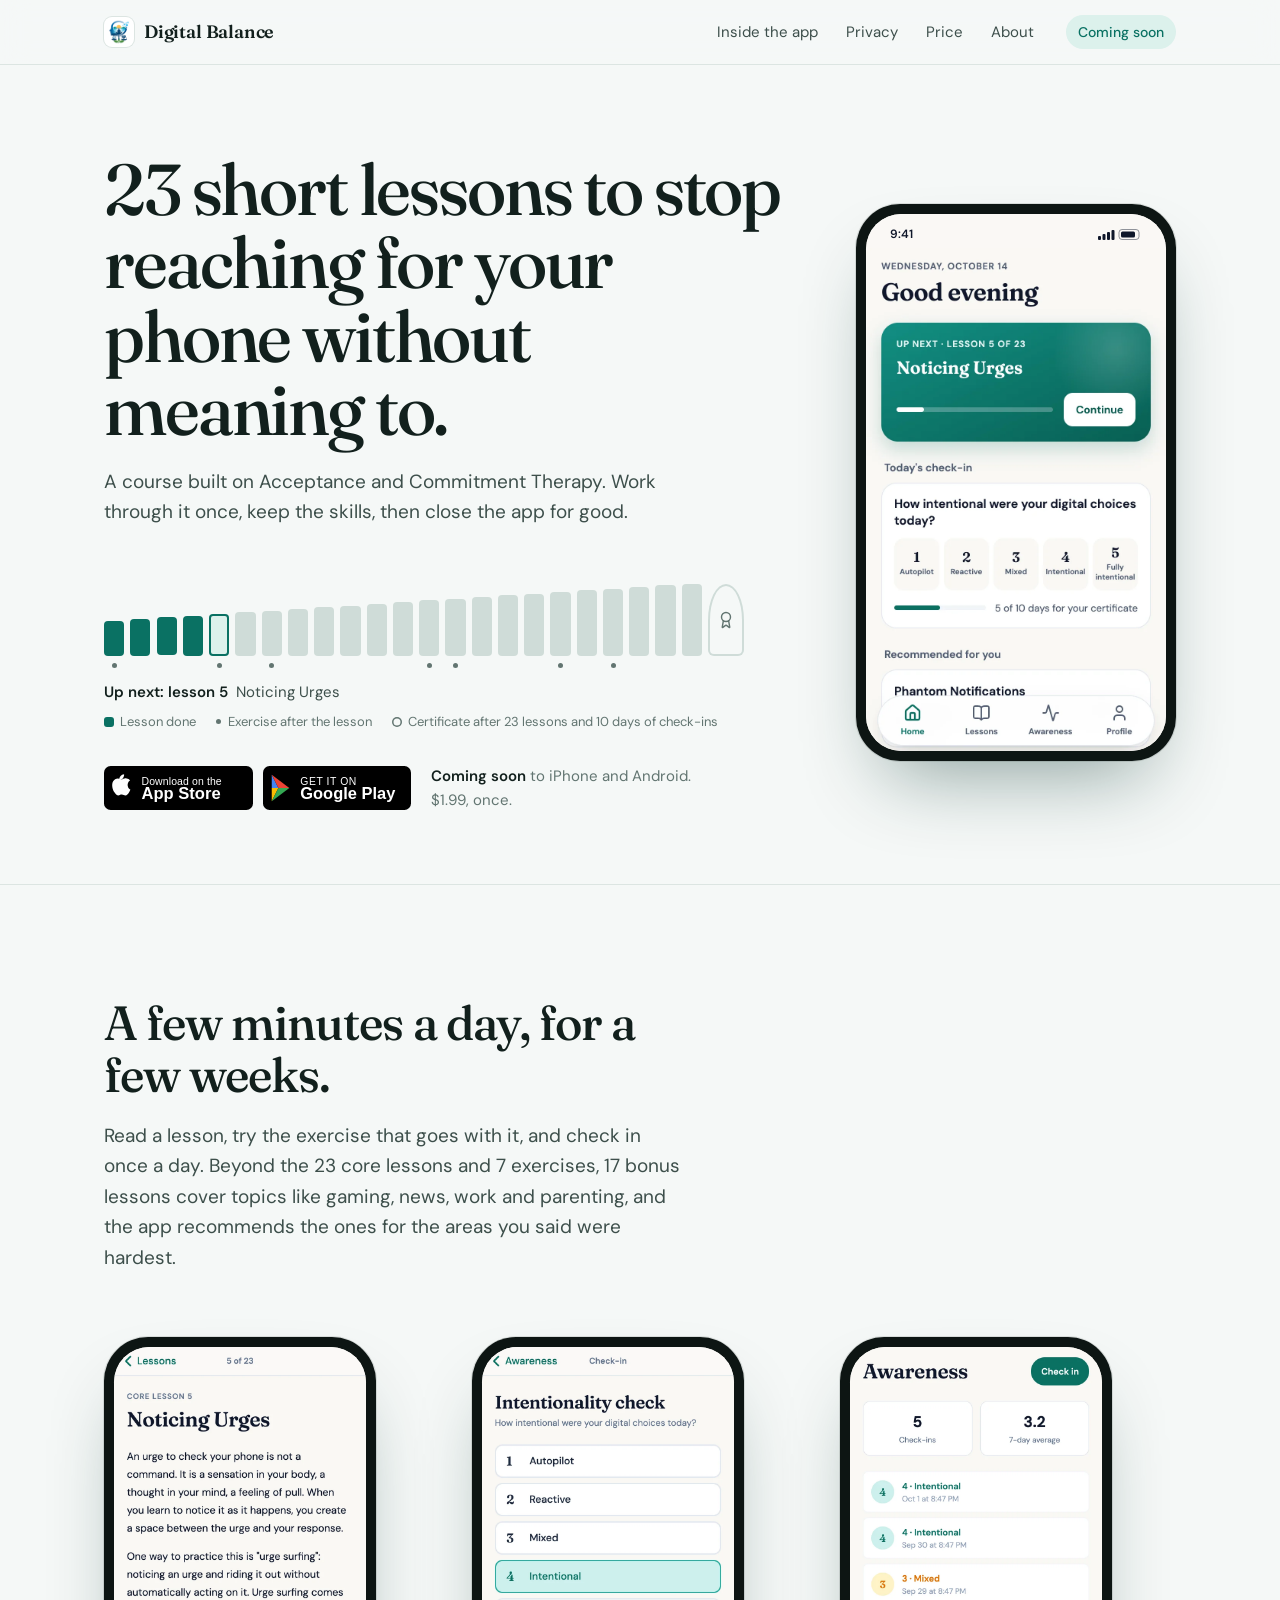
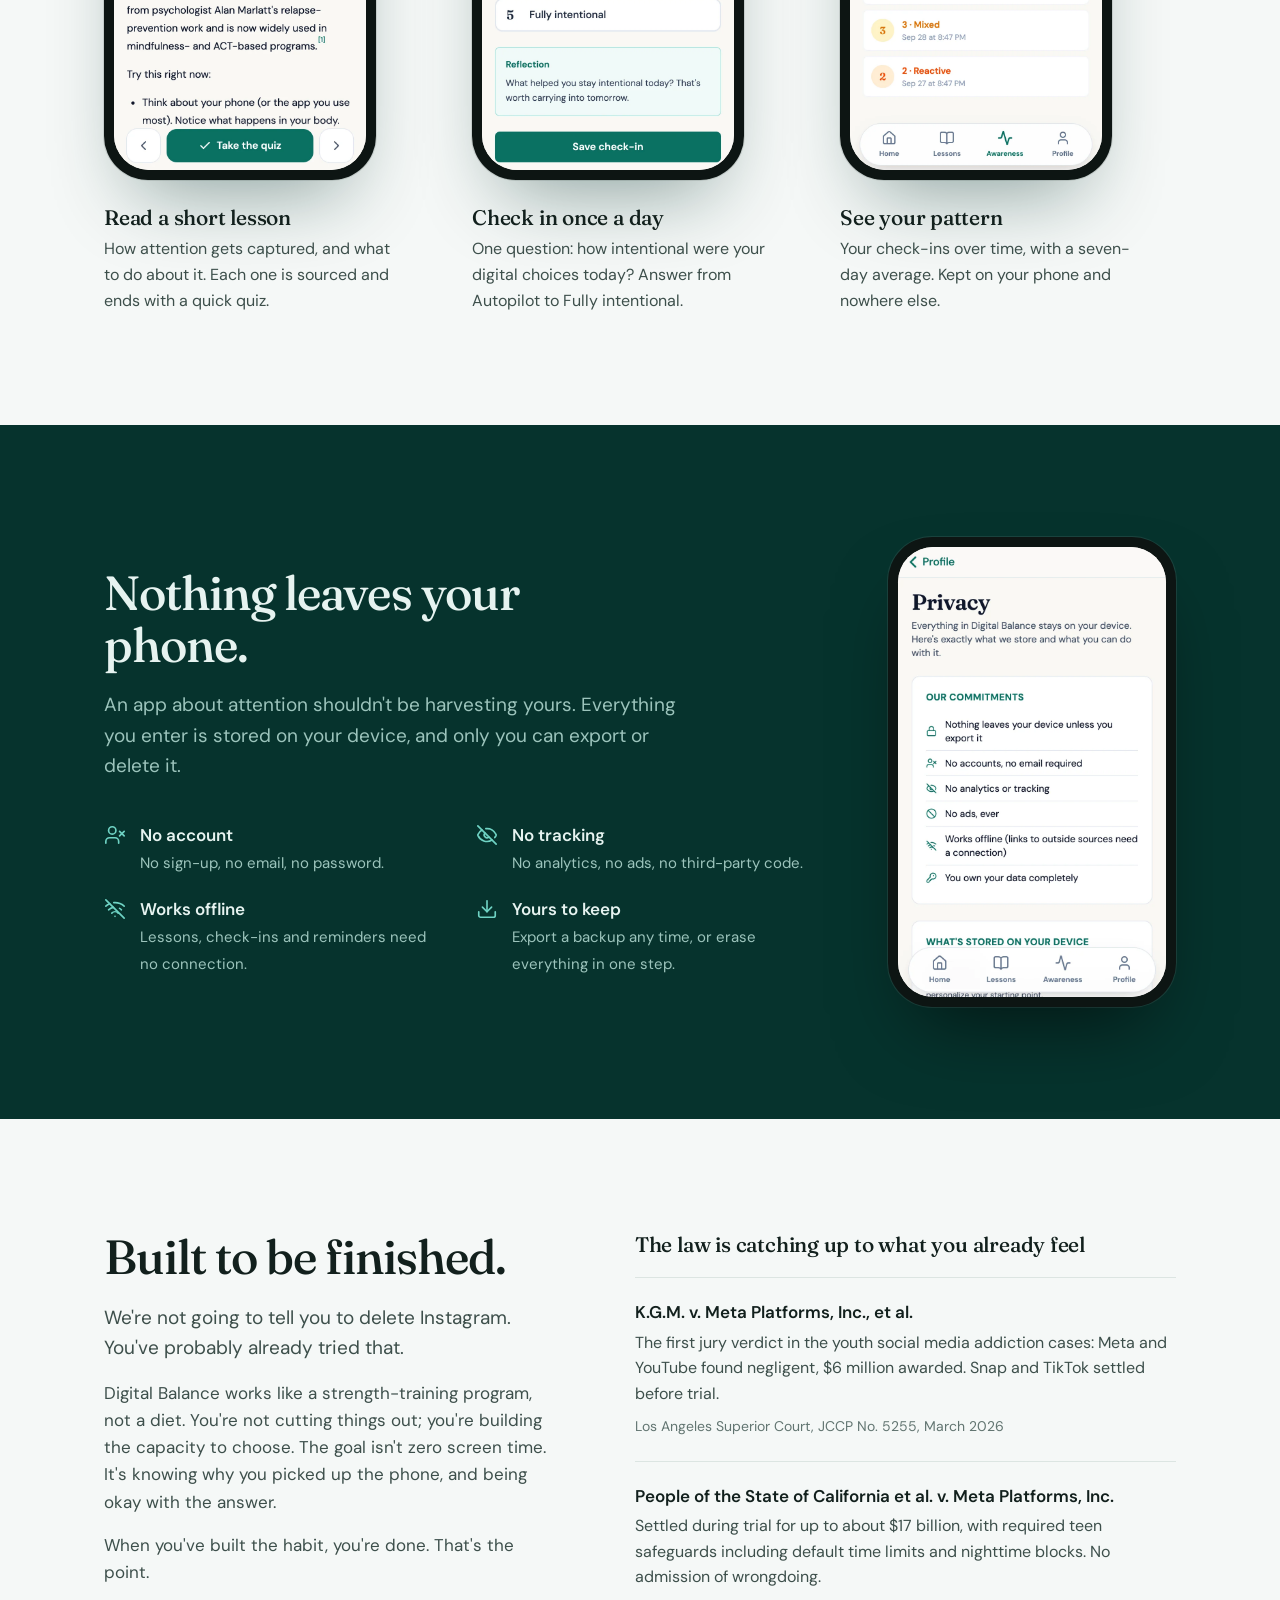
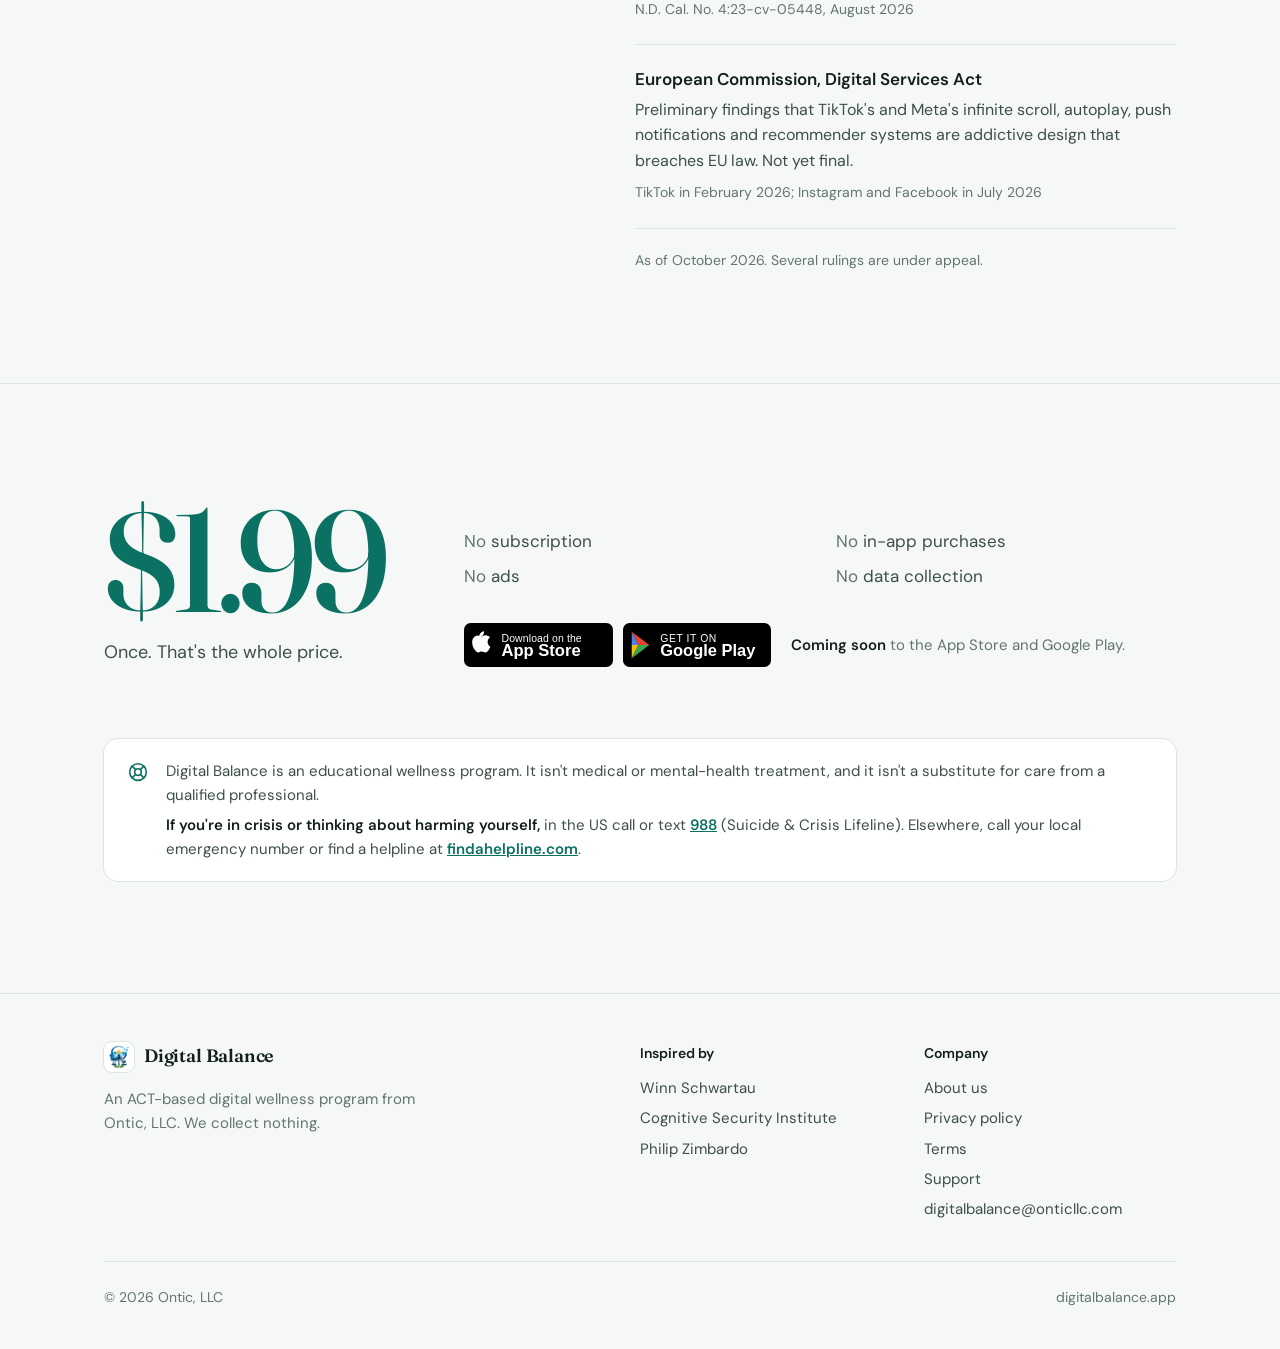
<file: index.html>
<!DOCTYPE html>
<html lang="en">
<head>
  <meta charset="UTF-8">
  <meta name="viewport" content="width=device-width, initial-scale=1.0">
  <meta name="description" content="Digital Balance: 23 short, ACT-based lessons, 7 exercises and 17 bonus lessons to stop reaching for your phone without meaning to. $1.99, once. No account, no data collection.">
  <title>Digital Balance</title>
  <link rel="stylesheet" href="fonts.css">
  <link rel="stylesheet" href="site.css">
  <meta property="og:title" content="Digital Balance">
  <meta property="og:description" content="23 short, ACT-based lessons, 7 exercises and 17 bonus lessons to stop reaching for your phone without meaning to. $1.99, once. Coming soon to iPhone and Android.">
  <meta property="og:type" content="website">
  <style>
    .home-support { margin-top: clamp(3rem, 6vw, 4.5rem); }
    /* ── Hero ── */
    .hero { padding: clamp(3rem, 7vw, 5.5rem) 0 clamp(3rem, 6vw, 4.5rem); }
    .hero-grid { display: grid; gap: clamp(2.5rem, 5vw, 4.5rem); align-items: center; }
    @media (min-width: 900px) { .hero-grid { grid-template-columns: minmax(0, 1fr) 20rem; } }
    .hero h1 { font-size: clamp(2.5rem, 6.2vw, 4.5rem); line-height: 1.02; letter-spacing: -0.03em; max-width: 15ch; }

    /* The program strip: the course drawn as what it is, 23 lessons with an end. */
    .program { margin-top: clamp(2.5rem, 5vw, 3.5rem); max-width: 40rem; }
    .marks { list-style: none; display: grid; grid-template-columns: repeat(23, 1fr) 2.25rem; gap: clamp(3px, 0.6vw, 6px); align-items: end; height: 4.5rem; }
    .mark { position: relative; height: 100%; border-radius: 4px; background: var(--mark-empty); cursor: default; transition: background-color 0.15s; }
    .mark.done { background: var(--teal); }
    .mark.next { background: var(--mint); box-shadow: inset 0 0 0 2px var(--teal); }
    .mark.ex::after { content: ""; position: absolute; left: 50%; bottom: -0.75rem; width: 5px; height: 5px; margin-left: -2.5px; border-radius: 50%; background: var(--muted); }
    .mark:hover, .mark:focus-visible { background: var(--teal-strong); outline-offset: 2px; }
    .mark.cert { height: 100%; border-radius: 50% 50% 6px 6px; background: none; box-shadow: inset 0 0 0 2px var(--mark-empty); display: grid; place-items: center; color: var(--muted); }
    .mark.cert svg { width: 18px; height: 18px; }
    .mark.cert:hover, .mark.cert:focus-visible { background: none; box-shadow: inset 0 0 0 2px var(--teal); color: var(--teal); }
    .readout { margin-top: 1.5rem; min-height: 1.6em; font-size: 0.9375rem; color: var(--ink-soft); }
    .readout b { font-weight: 600; color: var(--ink); }
    .legend { margin-top: 0.5rem; display: flex; flex-wrap: wrap; gap: 0.25rem 1.25rem; font-size: 0.8125rem; color: var(--muted); list-style: none; }
    .legend li { display: inline-flex; align-items: center; gap: 0.4rem; }
    .legend i { display: inline-block; width: 10px; height: 10px; border-radius: 3px; background: var(--teal); }
    .legend i.dot { width: 5px; height: 5px; border-radius: 50%; background: var(--muted); }
    .legend i.ring { background: none; box-shadow: inset 0 0 0 1.5px var(--muted); border-radius: 50%; }

    @media (prefers-reduced-motion: no-preference) {
      .js .mark.done { animation: fill 0.5s cubic-bezier(.2,.7,.2,1) both; animation-delay: calc(var(--i) * 90ms + 250ms); transform-origin: bottom; }
      @keyframes fill { from { transform: scaleY(0.15); background: var(--mark-empty); } }
    }

    /* ── Phone ── */
    .phone {
      width: 100%; max-width: 20rem; margin: 0 auto;
      border-radius: 2.75rem; padding: 0.625rem;
      background: #0d1513;
      box-shadow: 0 0 0 1px color-mix(in srgb, var(--ink) 12%, transparent), 0 40px 80px -30px rgba(6, 51, 45, 0.45);
    }
    .phone-screen { border-radius: 2.2rem; overflow: hidden; background: #faf8f5; }
    .phone-bar { display: flex; justify-content: space-between; align-items: center; padding: 0.7rem 1.5rem 0.2rem; font-size: 0.75rem; font-weight: 600; color: #0f172a; background: #faf8f5; }
    .phone img { display: block; width: 100%; height: auto; }
    @media (prefers-color-scheme: dark) { .phone-screen, .phone-bar { background: #0e1513; color: #eef3f1; } }

    /* ── Sections ── */
    section { padding: clamp(4rem, 9vw, 7rem) 0; }
    .rule-top { border-top: 1px solid var(--rule); }

    .screens { margin-top: clamp(2.5rem, 5vw, 4rem); display: grid; gap: 2.5rem 2rem; }
    @media (min-width: 760px) { .screens { grid-template-columns: repeat(3, 1fr); } }
    .screens figure .phone { max-width: 17rem; margin: 0; }
    .screens figcaption { margin-top: 1.5rem; max-width: 19rem; }
    .screens figcaption p { margin-top: 0.375rem; color: var(--ink-soft); font-size: 1rem; }

    /* Privacy: the one dark band, because it's the one promise everything else rests on. */
    .privacy { background: var(--deep); color: var(--deep-ink); }
    .privacy-grid { display: grid; gap: 3rem; align-items: center; }
    @media (min-width: 900px) { .privacy-grid { grid-template-columns: minmax(0, 1fr) 18rem; gap: 5rem; } }
    .privacy .lede { color: var(--deep-muted); }
    .promises { list-style: none; margin-top: 2.5rem; display: grid; gap: 1.25rem 2.5rem; }
    @media (min-width: 640px) { .promises { grid-template-columns: 1fr 1fr; } }
    .promises li { display: grid; grid-template-columns: 1.5rem 1fr; gap: 0.75rem; align-items: start; }
    .promises svg { width: 22px; height: 22px; margin-top: 0.15rem; stroke: #6fd3c4; fill: none; stroke-width: 1.8; stroke-linecap: round; stroke-linejoin: round; }
    .promises b { display: block; font-weight: 600; }
    .promises span { color: var(--deep-muted); font-size: 0.9375rem; }
    .privacy .phone { box-shadow: 0 0 0 1px rgba(255,255,255,0.08), 0 40px 80px -30px rgba(0,0,0,0.6); }

    .two-col { display: grid; gap: 2.5rem; }
    @media (min-width: 900px) { .two-col { grid-template-columns: minmax(0, 5fr) minmax(0, 6fr); gap: 5rem; } }
    .prose p { color: var(--ink-soft); max-width: 36rem; }
    .prose p + p { margin-top: 1rem; }

    .cases { list-style: none; border-top: 1px solid var(--rule); }
    .cases li { padding: 1.5rem 0; border-bottom: 1px solid var(--rule); }
    .cases h3 { font-family: 'DM Sans', system-ui, sans-serif; font-size: 1.0625rem; font-weight: 600; letter-spacing: 0; }
    .cases p { margin-top: 0.375rem; color: var(--ink-soft); font-size: 1rem; }
    .cases small { display: block; margin-top: 0.5rem; color: var(--muted); font-size: 0.875rem; }
    .as-of { margin-top: 1.25rem; font-size: 0.875rem; color: var(--muted); }

    /* ── Pricing ── */
    .price-grid { display: grid; gap: 2.5rem; align-items: end; }
    @media (min-width: 900px) { .price-grid { grid-template-columns: auto minmax(0, 1fr); gap: 5rem; } }
    .price { font-family: 'Fraunces', Georgia, serif; font-size: clamp(5rem, 14vw, 9rem); font-weight: 500; line-height: 0.9; letter-spacing: -0.05em; color: var(--teal); }
    .price-note { margin-top: 0.75rem; font-size: 1.125rem; color: var(--ink-soft); }
    .nots { list-style: none; display: grid; gap: 0.5rem 2rem; color: var(--ink-soft); }
    @media (min-width: 640px) { .nots { grid-template-columns: 1fr 1fr; } }
    .nots li::before { content: "No "; color: var(--muted); }
    .price-grid .availability { margin-top: 2rem; }
  </style>
</head>
<body>
  <header class="nav">
    <div class="wrap">
      <a class="brand" href="./"><img src="digitalbalance.png" alt="">Digital Balance</a>
      <ul class="nav-links">
        <li><a href="./#inside">Inside the app</a></li>
        <li><a href="./#privacy">Privacy</a></li>
        <li><a href="./#price">Price</a></li>
        <li><a href="about.html">About</a></li>
      </ul>
      <span class="nav-status">Coming soon</span>
    </div>
  </header>

  <main id="top">
    <section class="hero">
      <div class="wrap hero-grid">
        <div>
          <h1>23 short lessons to stop reaching for your phone without meaning to.</h1>
          <p class="lede">A course built on Acceptance and Commitment Therapy. Work through it once, keep the skills, then close the app for good.</p>

          <div class="program">
            <ol class="marks" id="marks" aria-label="The 23 core lessons"></ol>
            <p class="readout" id="readout" aria-live="polite"></p>
            <ul class="legend" aria-hidden="true">
              <li><i></i>Lesson done</li>
              <li><i class="dot"></i>Exercise after the lesson</li>
              <li><i class="ring"></i>Certificate after 23 lessons and 10 days of check-ins</li>
            </ul>
          </div>

          <div class="availability">
            <div class="badges" aria-hidden="true">
              <span class="badge"><img src="app-store-badge.svg" alt=""></span>
              <span class="badge"><img src="google-play-badge.svg" alt=""></span>
            </div>
            <p><strong>Coming soon</strong> to iPhone and Android.<br>$1.99, once.</p>
          </div>
        </div>

        <div class="phone" role="img" aria-label="The Digital Balance home screen: the next lesson, today's check-in and a recommended bonus lesson">
          <div class="phone-screen">
            <div class="phone-bar" aria-hidden="true"><span>9:41</span><svg width="44" height="11" viewBox="0 0 44 11" fill="currentColor"><rect x="0" y="7" width="3" height="4" rx="1"/><rect x="4.5" y="5" width="3" height="6" rx="1"/><rect x="9" y="3" width="3" height="8" rx="1"/><rect x="13.5" y="1" width="3" height="10" rx="1"/><rect x="21" y="0.5" width="20" height="10" rx="3" fill="none" stroke="currentColor" stroke-opacity="0.45"/><rect x="23" y="2.5" width="14" height="6" rx="1.5"/></svg></div>
            <picture>
              <source srcset="screens/home-dark.webp" media="(prefers-color-scheme: dark)">
              <img src="screens/home-light.webp" alt="" width="393" height="660">
            </picture>
          </div>
        </div>
      </div>
    </section>

    <section class="rule-top" id="inside">
      <div class="wrap">
        <h2>A few minutes a day, for a few weeks.</h2>
        <p class="lede">Read a lesson, try the exercise that goes with it, and check in once a day. Beyond the 23 core lessons and 7 exercises, 17 bonus lessons cover topics like gaming, news, work and parenting, and the app recommends the ones for the areas you said were hardest.</p>

        <div class="screens">
          <figure>
            <div class="phone"><div class="phone-screen">
              <picture>
                <source srcset="screens/lesson-dark.webp" media="(prefers-color-scheme: dark)">
                <img src="screens/lesson-light.webp" alt="A lesson called Noticing Urges, with a button to take its short quiz" width="393" height="660" loading="lazy">
              </picture>
            </div></div>
            <figcaption>
              <h3>Read a short lesson</h3>
              <p>How attention gets captured, and what to do about it. Each one is sourced and ends with a quick quiz.</p>
            </figcaption>
          </figure>
          <figure>
            <div class="phone"><div class="phone-screen">
              <picture>
                <source srcset="screens/checkin-dark.webp" media="(prefers-color-scheme: dark)">
                <img src="screens/checkin-light.webp" alt="The daily check-in, a five-step scale from Autopilot to Fully intentional" width="393" height="660" loading="lazy">
              </picture>
            </div></div>
            <figcaption>
              <h3>Check in once a day</h3>
              <p>One question: how intentional were your digital choices today? Answer from Autopilot to Fully intentional.</p>
            </figcaption>
          </figure>
          <figure>
            <div class="phone"><div class="phone-screen">
              <picture>
                <source srcset="screens/awareness-dark.webp" media="(prefers-color-scheme: dark)">
                <img src="screens/awareness-light.webp" alt="The Awareness screen, listing recent check-ins and a seven-day average" width="393" height="660" loading="lazy">
              </picture>
            </div></div>
            <figcaption>
              <h3>See your pattern</h3>
              <p>Your check-ins over time, with a seven-day average. Kept on your phone and nowhere else.</p>
            </figcaption>
          </figure>
        </div>
      </div>
    </section>

    <section class="privacy" id="privacy">
      <div class="wrap privacy-grid">
        <div>
          <h2>Nothing leaves your phone.</h2>
          <p class="lede">An app about attention shouldn't be harvesting yours. Everything you enter is stored on your device, and only you can export or delete it.</p>
          <ul class="promises">
            <li><svg viewBox="0 0 24 24" aria-hidden="true"><path d="M16 21v-2a4 4 0 0 0-4-4H6a4 4 0 0 0-4 4v2"/><circle cx="9" cy="7" r="4"/><path d="m17 8 5 5"/><path d="m22 8-5 5"/></svg><div><b>No account</b><span>No sign-up, no email, no password.</span></div></li>
            <li><svg viewBox="0 0 24 24" aria-hidden="true"><path d="M10.733 5.076a10.744 10.744 0 0 1 11.205 6.575 1 1 0 0 1 0 .696 10.747 10.747 0 0 1-1.444 2.49"/><path d="M14.084 14.158a3 3 0 0 1-4.242-4.242"/><path d="M17.479 17.499a10.75 10.75 0 0 1-15.417-5.151 1 1 0 0 1 0-.696 10.75 10.75 0 0 1 4.446-5.143"/><path d="m2 2 20 20"/></svg><div><b>No tracking</b><span>No analytics, no ads, no third-party code.</span></div></li>
            <li><svg viewBox="0 0 24 24" aria-hidden="true"><path d="M12 20h.01"/><path d="M8.5 16.429a5 5 0 0 1 7 0"/><path d="M5 12.859a10 10 0 0 1 5.17-2.69"/><path d="M19 12.859a10 10 0 0 0-2.007-1.523"/><path d="M2 8.82a15 15 0 0 1 4.177-2.643"/><path d="M22 8.82a15 15 0 0 0-11.288-3.764"/><path d="m2 2 20 20"/></svg><div><b>Works offline</b><span>Lessons, check-ins and reminders need no connection.</span></div></li>
            <li><svg viewBox="0 0 24 24" aria-hidden="true"><path d="M12 15V3"/><path d="M21 15v4a2 2 0 0 1-2 2H5a2 2 0 0 1-2-2v-4"/><path d="m7 10 5 5 5-5"/></svg><div><b>Yours to keep</b><span>Export a backup any time, or erase everything in one step.</span></div></li>
          </ul>
        </div>
        <div class="phone" role="img" aria-label="The in-app Privacy screen listing the app's commitments">
          <div class="phone-screen">
            <picture>
              <source srcset="screens/privacy-dark.webp" media="(prefers-color-scheme: dark)">
              <img src="screens/privacy-light.webp" alt="" width="393" height="660" loading="lazy">
            </picture>
          </div>
        </div>
      </div>
    </section>

    <section>
      <div class="wrap two-col">
        <div class="prose">
          <h2>Built to be finished.</h2>
          <p class="lede">We're not going to tell you to delete Instagram. You've probably already tried that.</p>
          <p>Digital Balance works like a strength-training program, not a diet. You're not cutting things out; you're building the capacity to choose. The goal isn't zero screen time. It's knowing why you picked up the phone, and being okay with the answer.</p>
          <p>When you've built the habit, you're done. That's the point.</p>
        </div>
        <div>
          <h3 style="margin-bottom: 1.25rem;">The law is catching up to what you already feel</h3>
          <ul class="cases">
            <li>
              <h3>K.G.M. v. Meta Platforms, Inc., et al.</h3>
              <p>The first jury verdict in the youth social media addiction cases: Meta and YouTube found negligent, $6 million awarded. Snap and TikTok settled before trial.</p>
              <small>Los Angeles Superior Court, JCCP No. 5255, March 2026</small>
            </li>
            <li>
              <h3>People of the State of California et al. v. Meta Platforms, Inc.</h3>
              <p>Settled during trial for up to about $17 billion, with required teen safeguards including default time limits and nighttime blocks. No admission of wrongdoing.</p>
              <small>N.D. Cal. No. 4:23-cv-05448, August 2026</small>
            </li>
            <li>
              <h3>European Commission, Digital Services Act</h3>
              <p>Preliminary findings that TikTok's and Meta's infinite scroll, autoplay, push notifications and recommender systems are addictive design that breaches EU law. Not yet final.</p>
              <small>TikTok in February 2026; Instagram and Facebook in July 2026</small>
            </li>
          </ul>
          <p class="as-of">As of October 2026. Several rulings are under appeal.</p>
        </div>
      </div>
    </section>

    <section class="rule-top" id="price">
      <div class="wrap">
        <div class="price-grid">
          <div>
            <p class="price">$1.99</p>
            <p class="price-note">Once. That's the whole price.</p>
          </div>
          <div>
            <ul class="nots">
              <li>subscription</li>
              <li>in-app purchases</li>
              <li>ads</li>
              <li>data collection</li>
            </ul>
            <div class="availability">
              <div class="badges" aria-hidden="true">
                <span class="badge"><img src="app-store-badge.svg" alt=""></span>
                <span class="badge"><img src="google-play-badge.svg" alt=""></span>
              </div>
              <p><strong>Coming soon</strong> to the App Store and Google Play.</p>
            </div>
          </div>
        </div>

        <aside class="support home-support" aria-label="About this program and crisis support">
          <svg viewBox="0 0 24 24" aria-hidden="true"><circle cx="12" cy="12" r="10"/><path d="m4.93 4.93 4.24 4.24"/><path d="m14.83 9.17 4.24-4.24"/><path d="m14.83 14.83 4.24 4.24"/><path d="m9.17 14.83-4.24 4.24"/><circle cx="12" cy="12" r="4"/></svg>
          <div>
            <p>Digital Balance is an educational wellness program. It isn't medical or mental-health treatment, and it isn't a substitute for care from a qualified professional.</p>
            <p><strong>If you're in crisis or thinking about harming yourself,</strong> in the US call or text <a href="tel:988">988</a> (Suicide &amp; Crisis Lifeline). Elsewhere, call your local emergency number or find a helpline at <a href="https://findahelpline.com" target="_blank" rel="noopener">findahelpline.com</a>.</p>
          </div>
        </aside>
      </div>
    </section>
  </main>

  <footer>
    <div class="wrap">
      <div class="foot">
        <div>
          <a class="brand" href="./"><img src="digitalbalance.png" alt="">Digital Balance</a>
          <p class="tag">An ACT-based digital wellness program from Ontic, LLC. We collect nothing.</p>
        </div>
        <div>
          <h4>Inspired by</h4>
          <ul>
            <li><a href="https://en.wikipedia.org/wiki/Winn_Schwartau" target="_blank" rel="noopener">Winn Schwartau</a></li>
            <li><a href="https://cognitivesecurityinstitute.org" target="_blank" rel="noopener">Cognitive Security Institute</a></li>
            <li><a href="https://en.wikipedia.org/wiki/Philip_Zimbardo" target="_blank" rel="noopener">Philip Zimbardo</a></li>
          </ul>
        </div>
        <div>
          <h4>Company</h4>
          <ul>
            <li><a href="about.html">About us</a></li>
            <li><a href="privacy.html">Privacy policy</a></li>
            <li><a href="terms.html">Terms</a></li>
            <li><a href="support.html">Support</a></li>
            <li><a href="mailto:digitalbalance@onticllc.com">digitalbalance@onticllc.com</a></li>
          </ul>
        </div>
      </div>
      <div class="fine">
        <span>© 2026 Ontic, LLC</span>
        <span>digitalbalance.app</span>
      </div>
    </div>
  </footer>

  <script>
    document.documentElement.classList.add('js');

    // Core lessons in program order (digital-balance/src/content/program.json), with the
    // lessons that are followed by an exercise. The strip shows the same progress as the
    // home-screen screenshot: four lessons done, lesson 5 next.
    const lessons = ["Welcome to Digital Balance", "What is Digital Addiction?", "The Hooked Brain", "Screen Time Awareness", "Noticing Urges", "Autopilot Scrolling", "The Notification Trap", "FOMO and Comparison", "Thoughts About Missing Out", "Making Space for Discomfort", "Present Moment Practice", "Observer Self and Screens", "Values and Screens", "Committed Actions Offline", "Digital Boundaries", "Building New Habits", "Mindful Social Media", "Why Outrage Pays", "AI and Digital Balance", "Sleep and Screens", "Relationships and Screens", "Compassion for Slips", "Your Digital Balance Plan"];
    const exercises = { 1: 'Intention Setting', 5: 'The Pause', 7: 'Notification Inventory', 13: 'App Audit', 14: 'Gratitude for Offline', 18: 'The Crowd Check', 20: 'Digital Sunset' };
    const done = 4;

    const marks = document.getElementById('marks');
    const readout = document.getElementById('readout');
    const describe = (n) => {
      const ex = exercises[n] ? `, then the ${exercises[n]} exercise` : '';
      return `<b>Lesson ${n}</b>&nbsp; ${lessons[n - 1]}${ex}`;
    };
    const idle = `<b>Up next: lesson ${done + 1}</b>&nbsp; ${lessons[done]}`;
    readout.innerHTML = idle;

    lessons.forEach((title, i) => {
      const n = i + 1;
      const li = document.createElement('li');
      li.className = 'mark' + (n <= done ? ' done' : n === done + 1 ? ' next' : '') + (exercises[n] ? ' ex' : '');
      li.style.setProperty('--i', i);
      li.style.height = `${46 + (n / lessons.length) * 54}%`;
      li.tabIndex = 0;
      li.innerHTML = `<span class="sr-only">Lesson ${n}: ${title}${exercises[n] ? ', followed by an exercise' : ''}${n <= done ? ', done' : ''}</span>`;
      const show = () => { readout.innerHTML = describe(n); };
      li.addEventListener('mouseenter', show);
      li.addEventListener('focus', show);
      marks.appendChild(li);
    });

    const cert = document.createElement('li');
    cert.className = 'mark cert';
    cert.tabIndex = 0;
    cert.innerHTML = '<svg viewBox="0 0 24 24" fill="none" stroke="currentColor" stroke-width="1.9" stroke-linecap="round" stroke-linejoin="round" aria-hidden="true"><path d="m15.477 12.89 1.515 8.526a.5.5 0 0 1-.81.47l-3.58-2.687a1 1 0 0 0-1.197 0l-3.586 2.686a.5.5 0 0 1-.81-.469l1.514-8.526"/><circle cx="12" cy="8" r="6"/></svg><span class="sr-only">Certificate</span>';
    const showCert = () => { readout.innerHTML = '<b>Certificate</b>&nbsp; Finish the 23 lessons and check in on 10 days. Then you\'re done.'; };
    cert.addEventListener('mouseenter', showCert);
    cert.addEventListener('focus', showCert);
    marks.appendChild(cert);

    marks.addEventListener('mouseleave', () => { readout.innerHTML = idle; });
    marks.addEventListener('focusout', (e) => { if (!marks.contains(e.relatedTarget)) readout.innerHTML = idle; });
  </script>
</body>
</html>
</file>
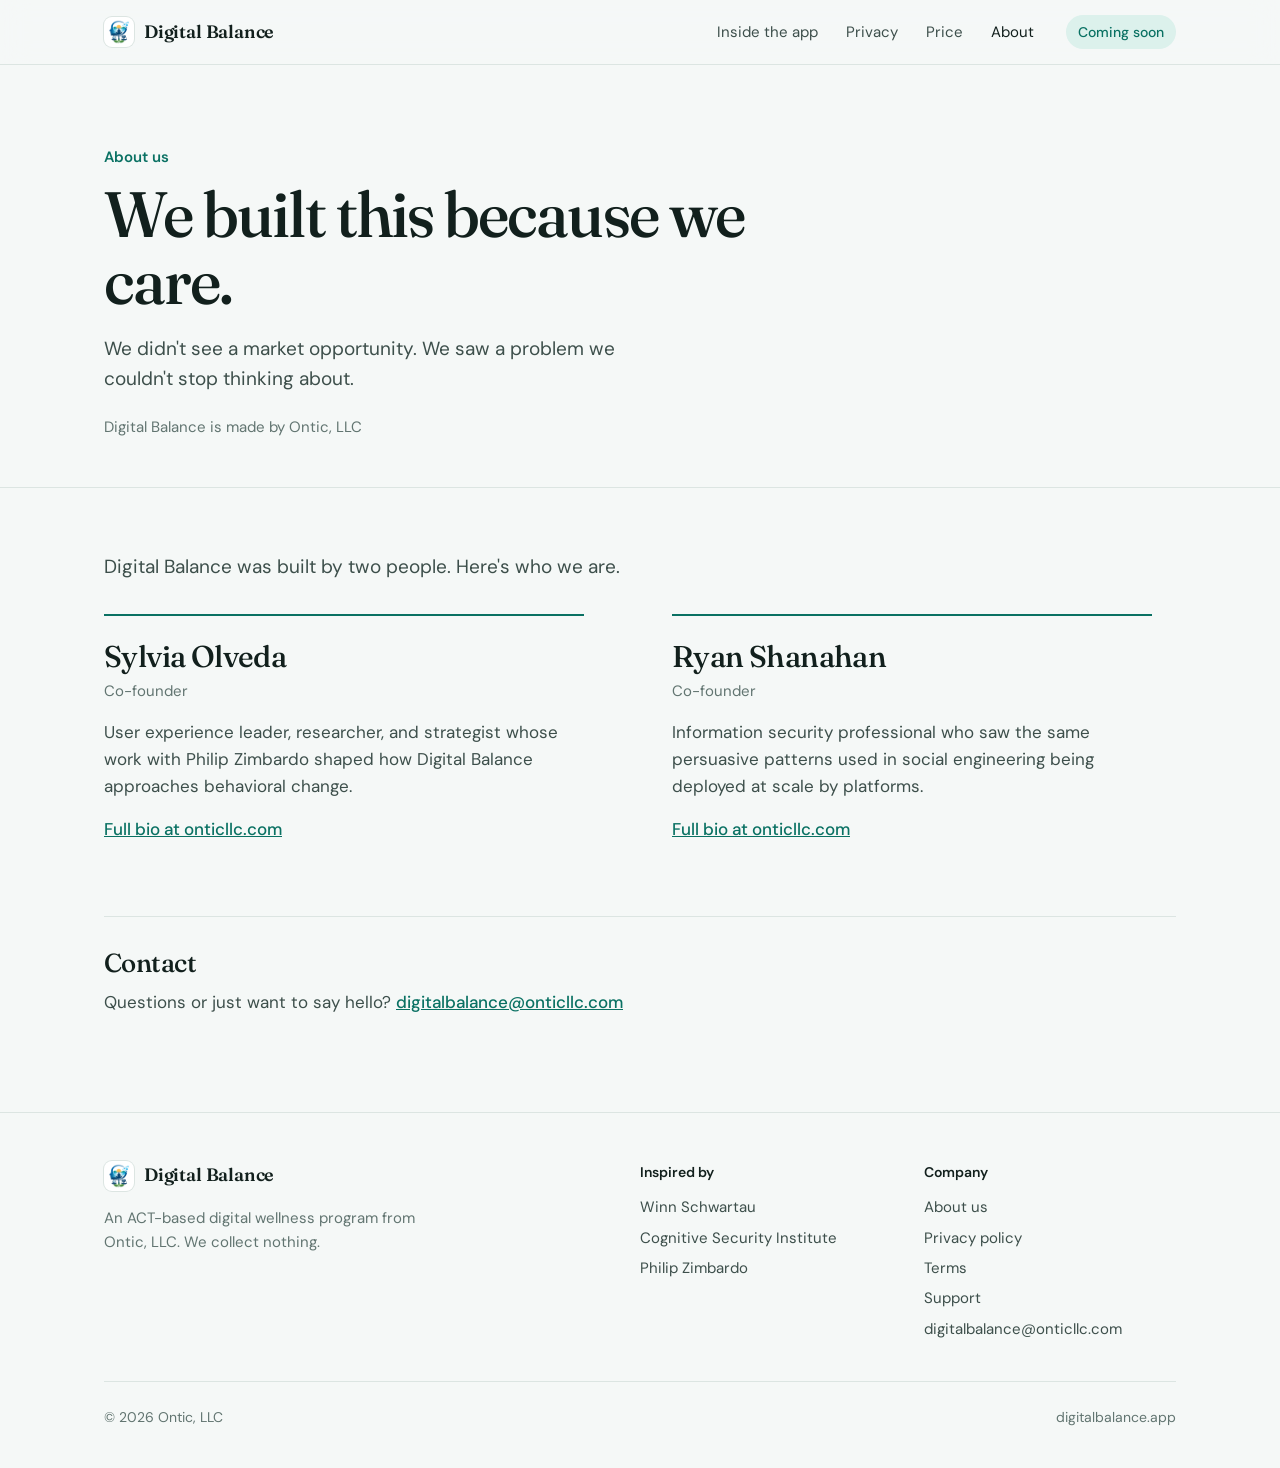
<file: about.html>
<!DOCTYPE html>
<html lang="en">
<head>
  <meta charset="UTF-8">
  <meta name="viewport" content="width=device-width, initial-scale=1.0">
  <meta name="description" content="About Digital Balance: the people who built it and why.">
  <title>About us | Digital Balance</title>
  <link rel="stylesheet" href="fonts.css">
  <link rel="stylesheet" href="site.css">
  <style>
    .about { padding: clamp(2.5rem, 5vw, 4rem) var(--gutter) clamp(4rem, 8vw, 6rem); }
    .about-intro { font-size: 1.1875rem; color: var(--ink-soft); }
    .people { margin-top: 2rem; display: grid; gap: 2.5rem 4rem; }
    @media (min-width: 760px) { .people { grid-template-columns: 1fr 1fr; } }
    .person { padding-top: 1.5rem; border-top: 2px solid var(--teal); max-width: 30rem; }
    .person h2 { font-size: 1.875rem; line-height: 1.15; max-width: none; }
    .person .role { margin-top: 0.25rem; color: var(--muted); font-size: 0.9375rem; }
    .person p:not(.role) { margin-top: 1rem; color: var(--ink-soft); }
    .person a, .about-contact a { color: var(--teal); font-weight: 500; }
    .about-contact { margin-top: clamp(3rem, 6vw, 4.5rem); padding-top: 2rem; border-top: 1px solid var(--rule); }
    .about-contact h2 { font-size: 1.625rem; }
    .about-contact p { margin-top: 0.75rem; color: var(--ink-soft); }
  </style>
</head>
<body>
  <header class="nav">
    <div class="wrap">
      <a class="brand" href="./"><img src="digitalbalance.png" alt="">Digital Balance</a>
      <ul class="nav-links">
        <li><a href="./#inside">Inside the app</a></li>
        <li><a href="./#privacy">Privacy</a></li>
        <li><a href="./#price">Price</a></li>
        <li><a href="about.html" aria-current="page">About</a></li>
      </ul>
      <span class="nav-status">Coming soon</span>
    </div>
  </header>

  <main>
    <div class="doc-head">
      <div class="wrap">
        <p class="doc-kind">About us</p>
        <h1>We built this because we care.</h1>
        <p class="lede">We didn't see a market opportunity. We saw a problem we couldn't stop thinking about.</p>
        <p class="doc-meta">Digital Balance is made by Ontic, LLC</p>
      </div>
    </div>
    <div class="wrap about">
      <p class="about-intro">Digital Balance was built by two people. Here's who we are.</p>
      <div class="people">
        <article class="person">
          <h2>Sylvia Olveda</h2>
          <p class="role">Co-founder</p>
          <p>User experience leader, researcher, and strategist whose work with Philip Zimbardo shaped how Digital Balance approaches behavioral change.</p>
          <p><a href="https://onticllc.com/#team">Full bio at onticllc.com</a></p>
        </article>
        <article class="person">
          <h2>Ryan Shanahan</h2>
          <p class="role">Co-founder</p>
          <p>Information security professional who saw the same persuasive patterns used in social engineering being deployed at scale by platforms.</p>
          <p><a href="https://onticllc.com/#team">Full bio at onticllc.com</a></p>
        </article>
      </div>
      <section class="about-contact">
        <h2>Contact</h2>
        <p>Questions or just want to say hello? <a href="mailto:digitalbalance@onticllc.com">digitalbalance@onticllc.com</a></p>
      </section>
    </div>
  </main>

  <footer>
    <div class="wrap">
      <div class="foot">
        <div>
          <a class="brand" href="./"><img src="digitalbalance.png" alt="">Digital Balance</a>
          <p class="tag">An ACT-based digital wellness program from Ontic, LLC. We collect nothing.</p>
        </div>
        <div>
          <h4>Inspired by</h4>
          <ul>
            <li><a href="https://en.wikipedia.org/wiki/Winn_Schwartau" target="_blank" rel="noopener">Winn Schwartau</a></li>
            <li><a href="https://cognitivesecurityinstitute.org" target="_blank" rel="noopener">Cognitive Security Institute</a></li>
            <li><a href="https://en.wikipedia.org/wiki/Philip_Zimbardo" target="_blank" rel="noopener">Philip Zimbardo</a></li>
          </ul>
        </div>
        <div>
          <h4>Company</h4>
          <ul>
            <li><a href="about.html">About us</a></li>
            <li><a href="privacy.html">Privacy policy</a></li>
            <li><a href="terms.html">Terms</a></li>
            <li><a href="support.html">Support</a></li>
            <li><a href="mailto:digitalbalance@onticllc.com">digitalbalance@onticllc.com</a></li>
          </ul>
        </div>
      </div>
      <div class="fine">
        <span>© 2026 Ontic, LLC</span>
        <span>digitalbalance.app</span>
      </div>
    </div>
  </footer>
</body>
</html>
</file>
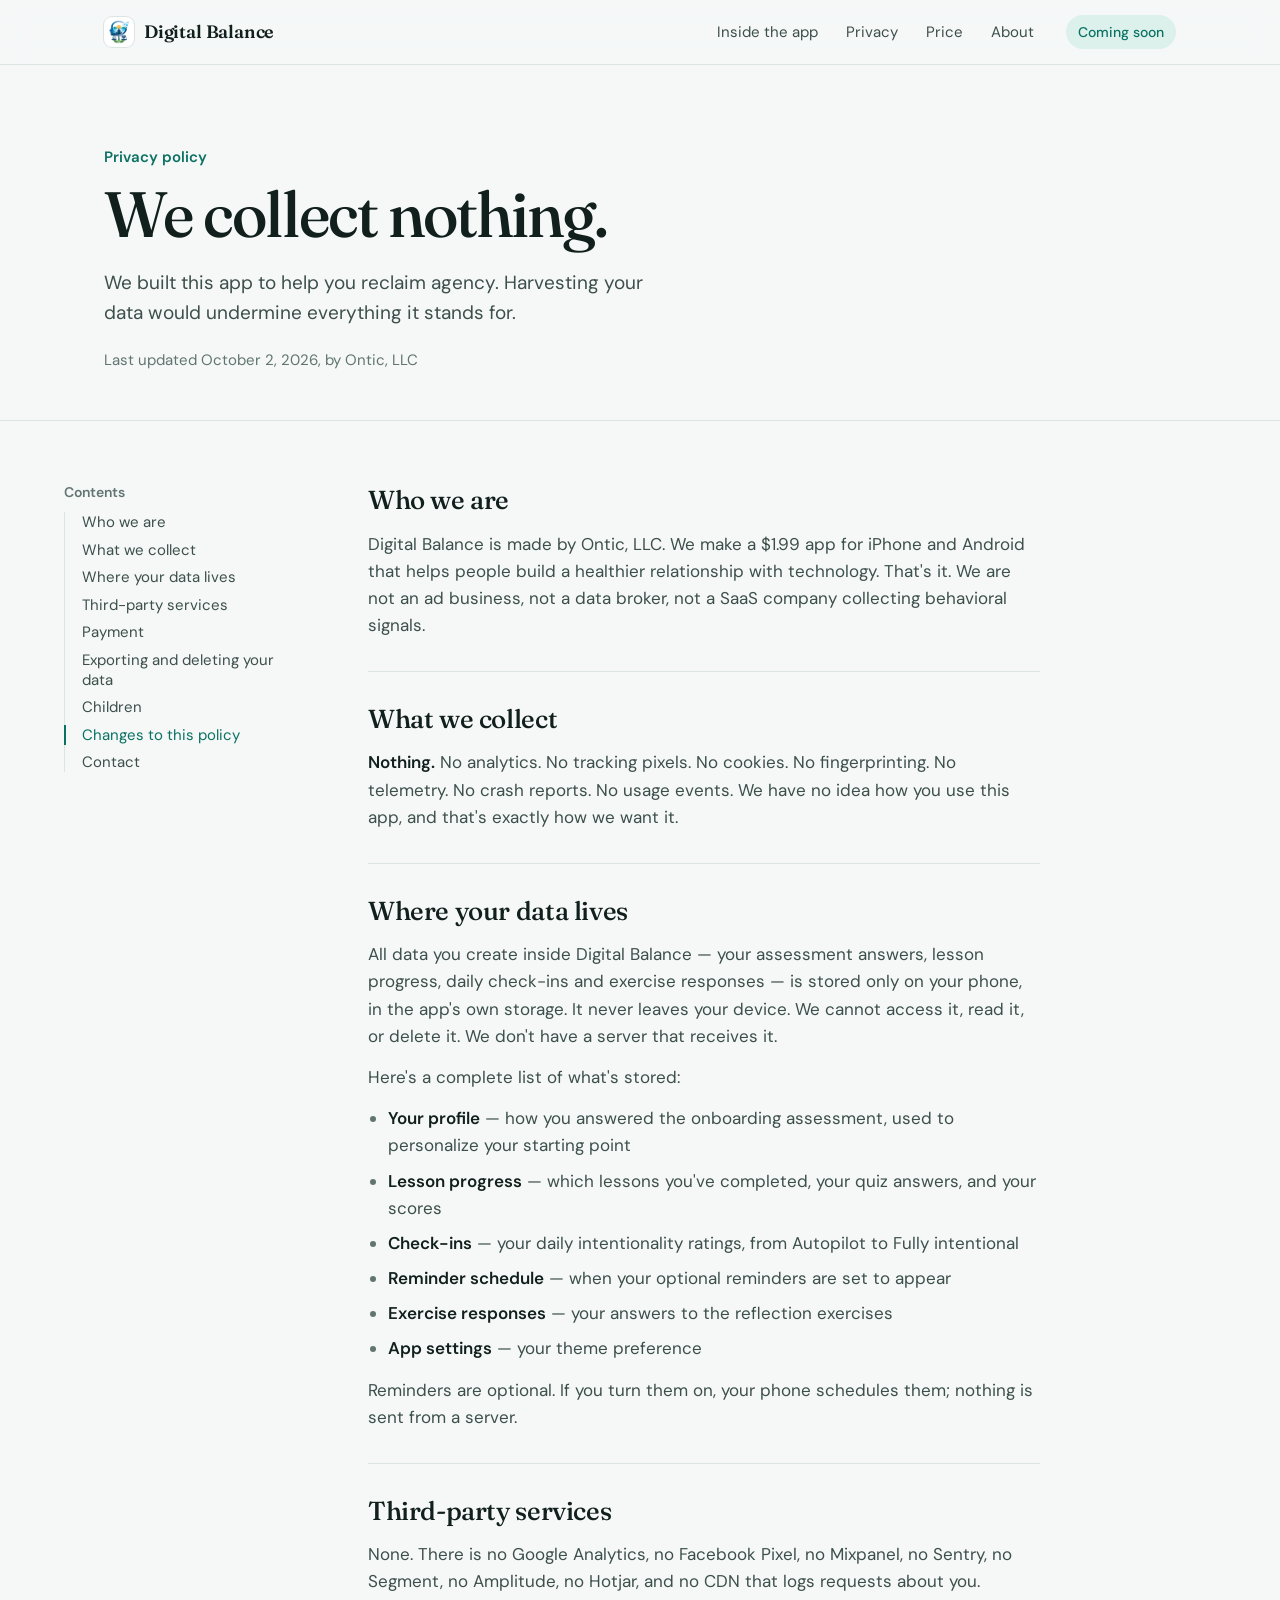
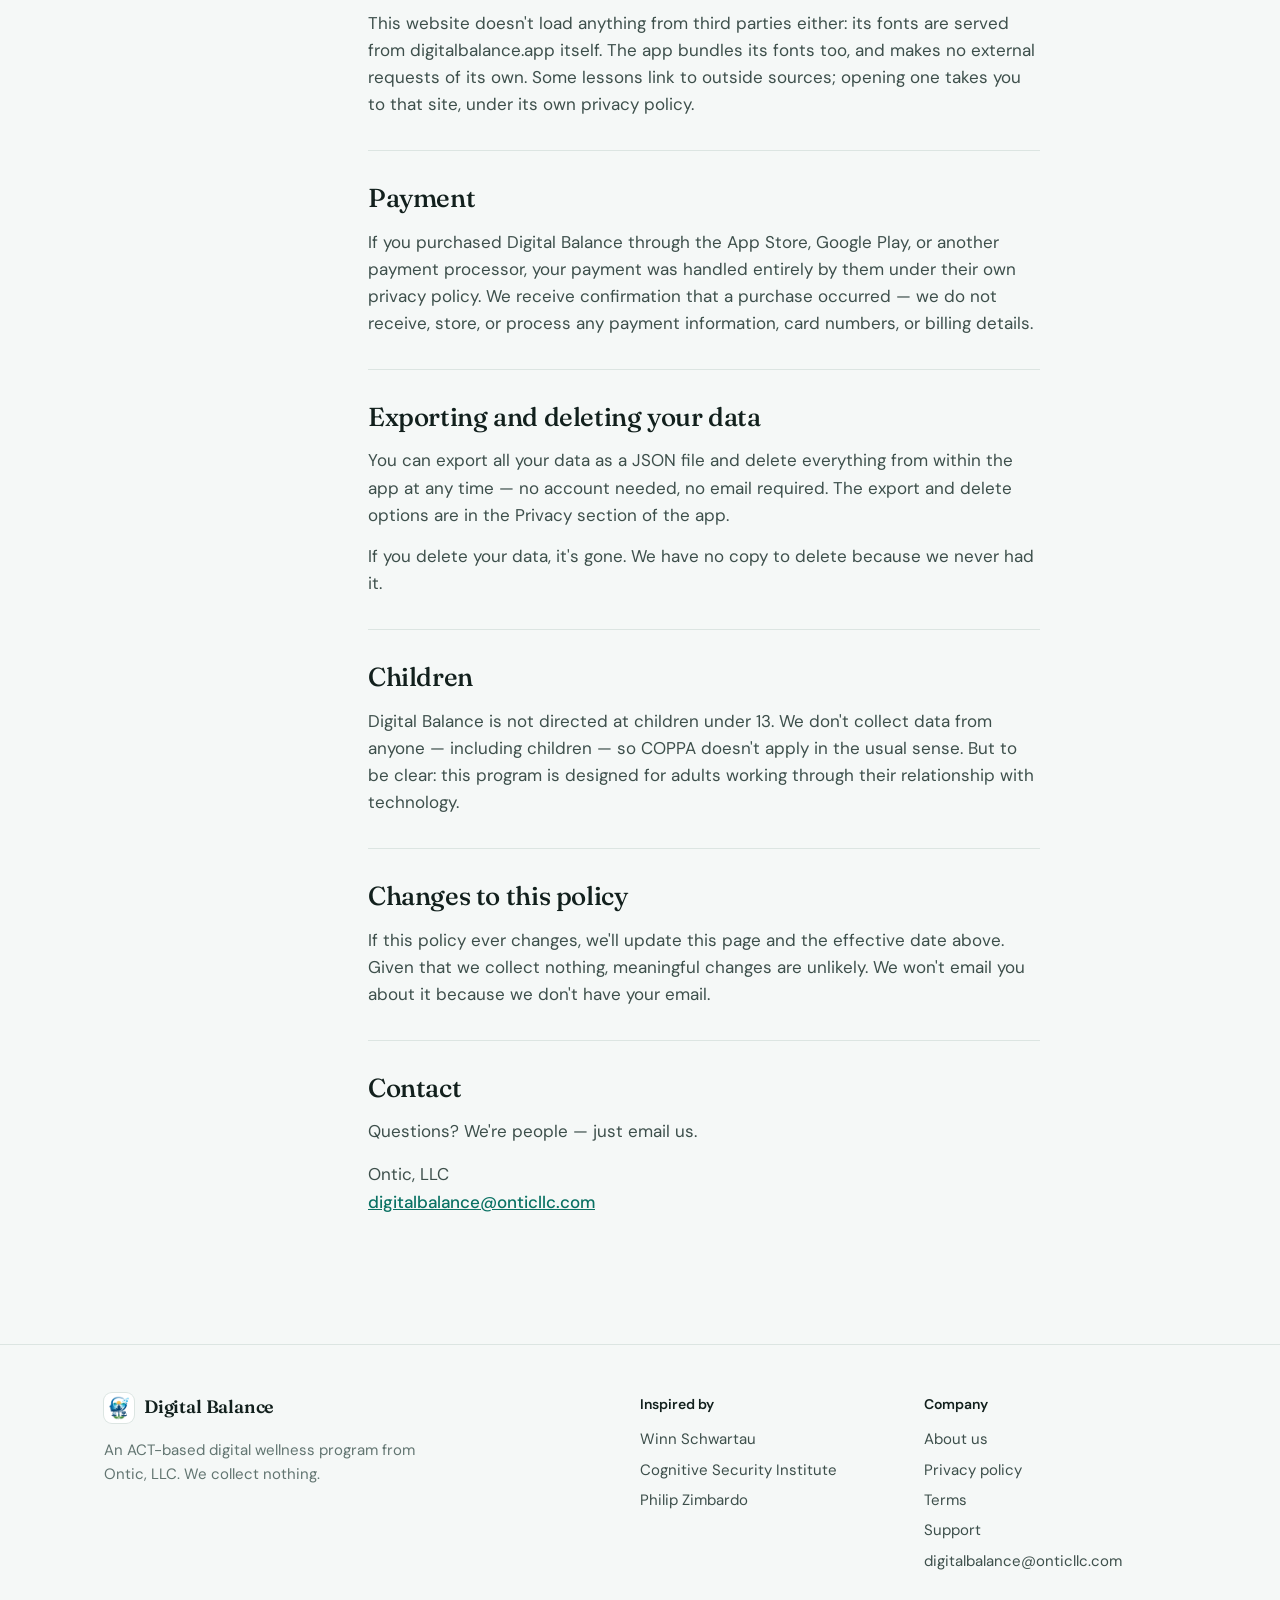
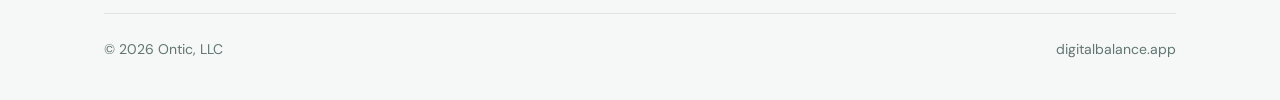
<file: privacy.html>
<!DOCTYPE html>
<html lang="en">
<head>
  <meta charset="UTF-8">
  <meta name="viewport" content="width=device-width, initial-scale=1.0">
  <meta name="description" content="Digital Balance collects no data. Everything you enter stays on your phone.">
  <title>Privacy policy | Digital Balance</title>
  <link rel="stylesheet" href="fonts.css">
  <link rel="stylesheet" href="site.css">
</head>
<body>
  <header class="nav">
    <div class="wrap">
      <a class="brand" href="./"><img src="digitalbalance.png" alt="">Digital Balance</a>
      <ul class="nav-links">
        <li><a href="./#inside">Inside the app</a></li>
        <li><a href="./#privacy">Privacy</a></li>
        <li><a href="./#price">Price</a></li>
        <li><a href="about.html">About</a></li>
      </ul>
      <span class="nav-status">Coming soon</span>
    </div>
  </header>

  <main>
    <div class="doc-head">
      <div class="wrap">
        <p class="doc-kind">Privacy policy</p>
        <h1>We collect nothing.</h1>
        <p class="lede">We built this app to help you reclaim agency. Harvesting your data would undermine everything it stands for.</p>
        <p class="doc-meta">Last updated October 2, 2026, by Ontic, LLC</p>
      </div>
    </div>
    <div class="wrap doc">
      <aside class="toc">
        <nav aria-label="Contents">
          <h2>Contents</h2>
          <ol>
            <li><a href="#who-we-are">Who we are</a></li>
            <li><a href="#what-we-collect">What we collect</a></li>
            <li><a href="#where-your-data-lives">Where your data lives</a></li>
            <li><a href="#third-party-services">Third-party services</a></li>
            <li><a href="#payment">Payment</a></li>
            <li><a href="#exporting-and-deleting-your-data">Exporting and deleting your data</a></li>
            <li><a href="#children">Children</a></li>
            <li><a href="#changes-to-this-policy">Changes to this policy</a></li>
            <li><a href="#contact">Contact</a></li>
          </ol>
        </nav>
      </aside>
      <article class="doc-body">
        <section id="who-we-are">
          <h2>Who we are</h2>
          <p>Digital Balance is made by Ontic, LLC. We make a $1.99 app for iPhone and Android that helps people build a healthier relationship with technology. That's it. We are not an ad business, not a data broker, not a SaaS company collecting behavioral signals.</p>
        </section>
        <section id="what-we-collect">
          <h2>What we collect</h2>
          <p><strong>Nothing.</strong> No analytics. No tracking pixels. No cookies. No fingerprinting. No telemetry. No crash reports. No usage events. We have no idea how you use this app, and that's exactly how we want it.</p>
        </section>
        <section id="where-your-data-lives">
          <h2>Where your data lives</h2>
          <p>All data you create inside Digital Balance — your assessment answers, lesson progress, daily check-ins and exercise responses — is stored only on your phone, in the app's own storage. It never leaves your device. We cannot access it, read it, or delete it. We don't have a server that receives it.</p>
          <p>Here's a complete list of what's stored:</p>
          <ul>
            <li><strong>Your profile</strong> — how you answered the onboarding assessment, used to personalize your starting point</li>
            <li><strong>Lesson progress</strong> — which lessons you've completed, your quiz answers, and your scores</li>
            <li><strong>Check-ins</strong> — your daily intentionality ratings, from Autopilot to Fully intentional</li>
            <li><strong>Reminder schedule</strong> — when your optional reminders are set to appear</li>
            <li><strong>Exercise responses</strong> — your answers to the reflection exercises</li>
            <li><strong>App settings</strong> — your theme preference</li>
          </ul>
          <p>Reminders are optional. If you turn them on, your phone schedules them; nothing is sent from a server.</p>
        </section>
        <section id="third-party-services">
          <h2>Third-party services</h2>
          <p>None. There is no Google Analytics, no Facebook Pixel, no Mixpanel, no Sentry, no Segment, no Amplitude, no Hotjar, and no CDN that logs requests about you.</p>
          <p>This website doesn't load anything from third parties either: its fonts are served from digitalbalance.app itself. The app bundles its fonts too, and makes no external requests of its own. Some lessons link to outside sources; opening one takes you to that site, under its own privacy policy.</p>
        </section>
        <section id="payment">
          <h2>Payment</h2>
          <p>If you purchased Digital Balance through the App Store, Google Play, or another payment processor, your payment was handled entirely by them under their own privacy policy. We receive confirmation that a purchase occurred — we do not receive, store, or process any payment information, card numbers, or billing details.</p>
        </section>
        <section id="exporting-and-deleting-your-data">
          <h2>Exporting and deleting your data</h2>
          <p>You can export all your data as a JSON file and delete everything from within the app at any time — no account needed, no email required. The export and delete options are in the Privacy section of the app.</p>
          <p>If you delete your data, it's gone. We have no copy to delete because we never had it.</p>
        </section>
        <section id="children">
          <h2>Children</h2>
          <p>Digital Balance is not directed at children under 13. We don't collect data from anyone — including children — so COPPA doesn't apply in the usual sense. But to be clear: this program is designed for adults working through their relationship with technology.</p>
        </section>
        <section id="changes-to-this-policy">
          <h2>Changes to this policy</h2>
          <p>If this policy ever changes, we'll update this page and the effective date above. Given that we collect nothing, meaningful changes are unlikely. We won't email you about it because we don't have your email.</p>
        </section>
        <section id="contact">
          <h2>Contact</h2>
          <p>Questions? We're people — just email us.</p>
          <address>Ontic, LLC<br>
          <a href="mailto:digitalbalance@onticllc.com">digitalbalance@onticllc.com</a>
          </address>
        </section>
      </article>
    </div>
  </main>

  <footer>
    <div class="wrap">
      <div class="foot">
        <div>
          <a class="brand" href="./"><img src="digitalbalance.png" alt="">Digital Balance</a>
          <p class="tag">An ACT-based digital wellness program from Ontic, LLC. We collect nothing.</p>
        </div>
        <div>
          <h4>Inspired by</h4>
          <ul>
            <li><a href="https://en.wikipedia.org/wiki/Winn_Schwartau" target="_blank" rel="noopener">Winn Schwartau</a></li>
            <li><a href="https://cognitivesecurityinstitute.org" target="_blank" rel="noopener">Cognitive Security Institute</a></li>
            <li><a href="https://en.wikipedia.org/wiki/Philip_Zimbardo" target="_blank" rel="noopener">Philip Zimbardo</a></li>
          </ul>
        </div>
        <div>
          <h4>Company</h4>
          <ul>
            <li><a href="about.html">About us</a></li>
            <li><a href="privacy.html">Privacy policy</a></li>
            <li><a href="terms.html">Terms</a></li>
            <li><a href="support.html">Support</a></li>
            <li><a href="mailto:digitalbalance@onticllc.com">digitalbalance@onticllc.com</a></li>
          </ul>
        </div>
      </div>
      <div class="fine">
        <span>© 2026 Ontic, LLC</span>
        <span>digitalbalance.app</span>
      </div>
    </div>
  </footer>

  <script>
    // Highlight the section being read in the contents list.
    const tocLinks = new Map([...document.querySelectorAll('.toc a')].map(a => [a.hash.slice(1), a]));
    const visible = new Set();
    const observer = new IntersectionObserver(entries => {
      entries.forEach(e => (e.isIntersecting ? visible.add(e.target.id) : visible.delete(e.target.id)));
      const current = [...tocLinks.keys()].find(id => visible.has(id));
      if (current) tocLinks.forEach((a, id) => a.classList.toggle('is-current', id === current));
    }, { rootMargin: '-80px 0px -55% 0px' });
    document.querySelectorAll('.doc-body section').forEach(s => observer.observe(s));
  </script>
</body>
</html>
</file>
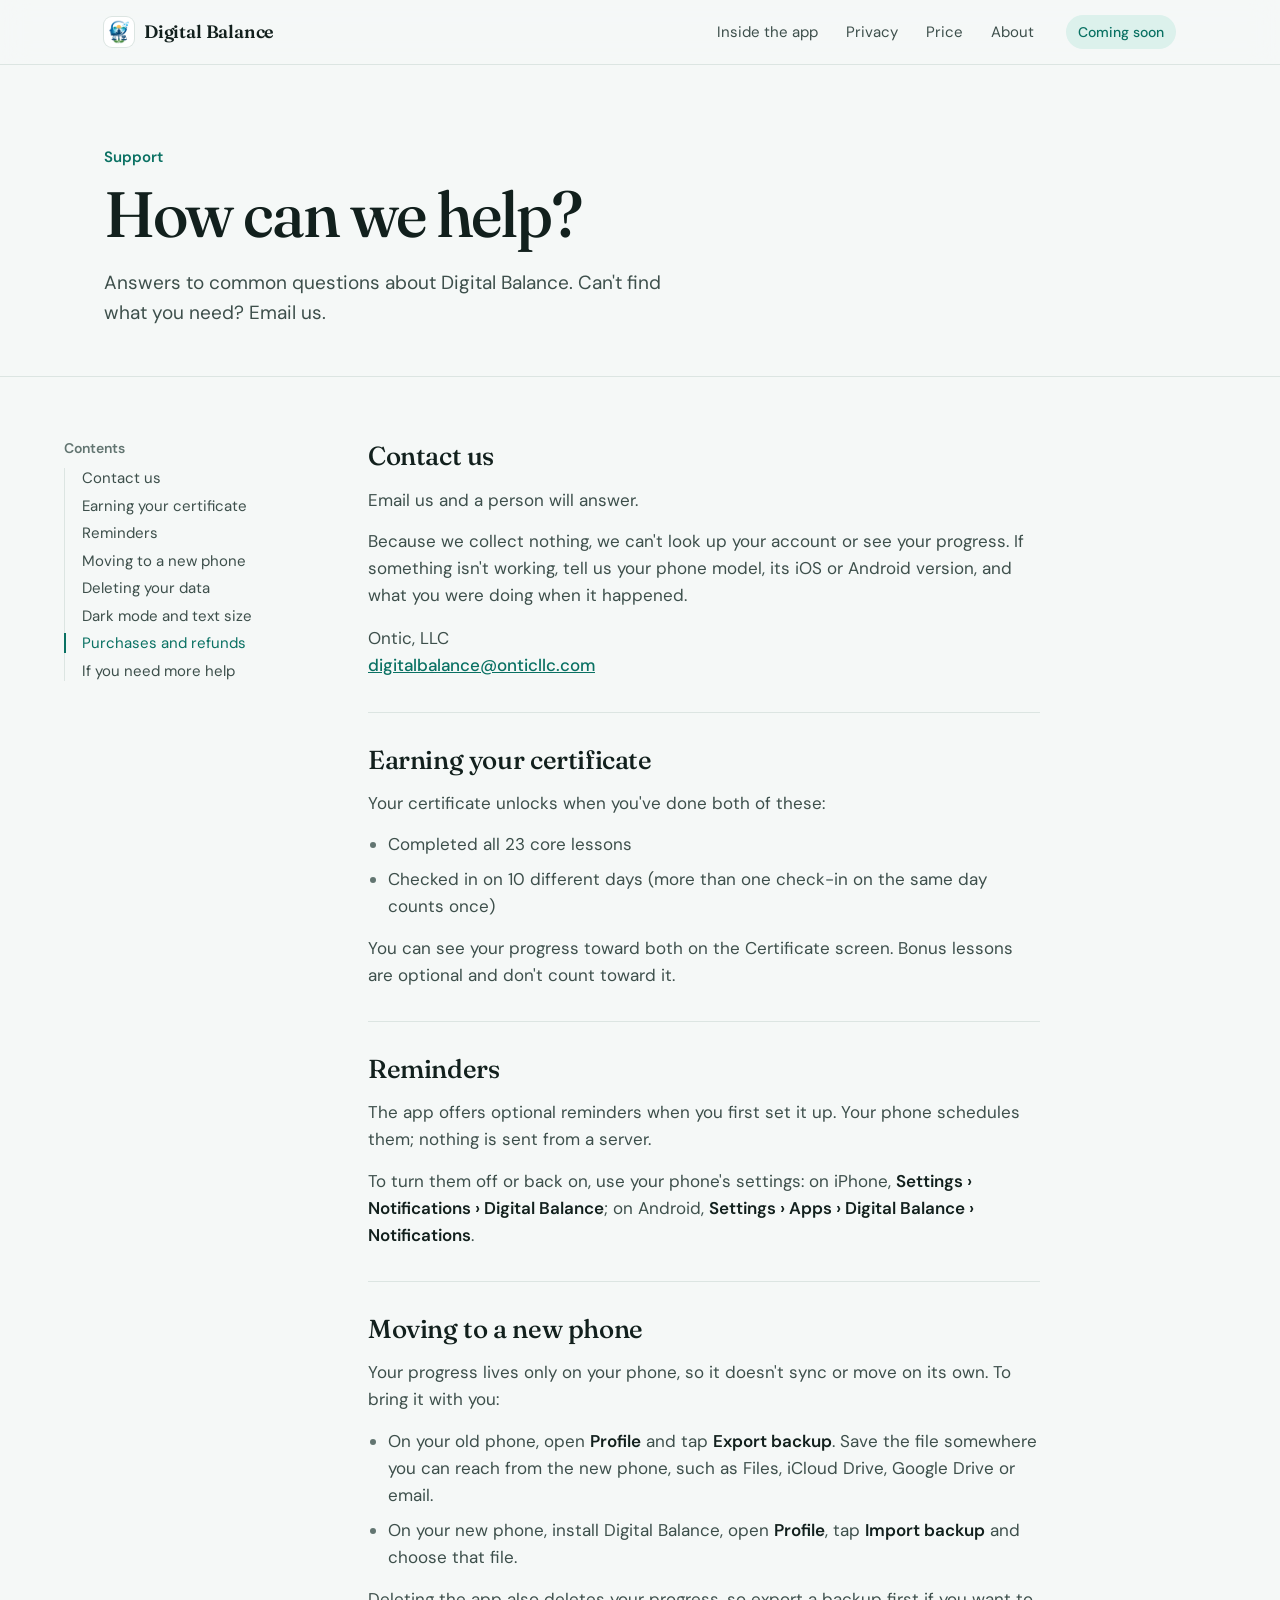
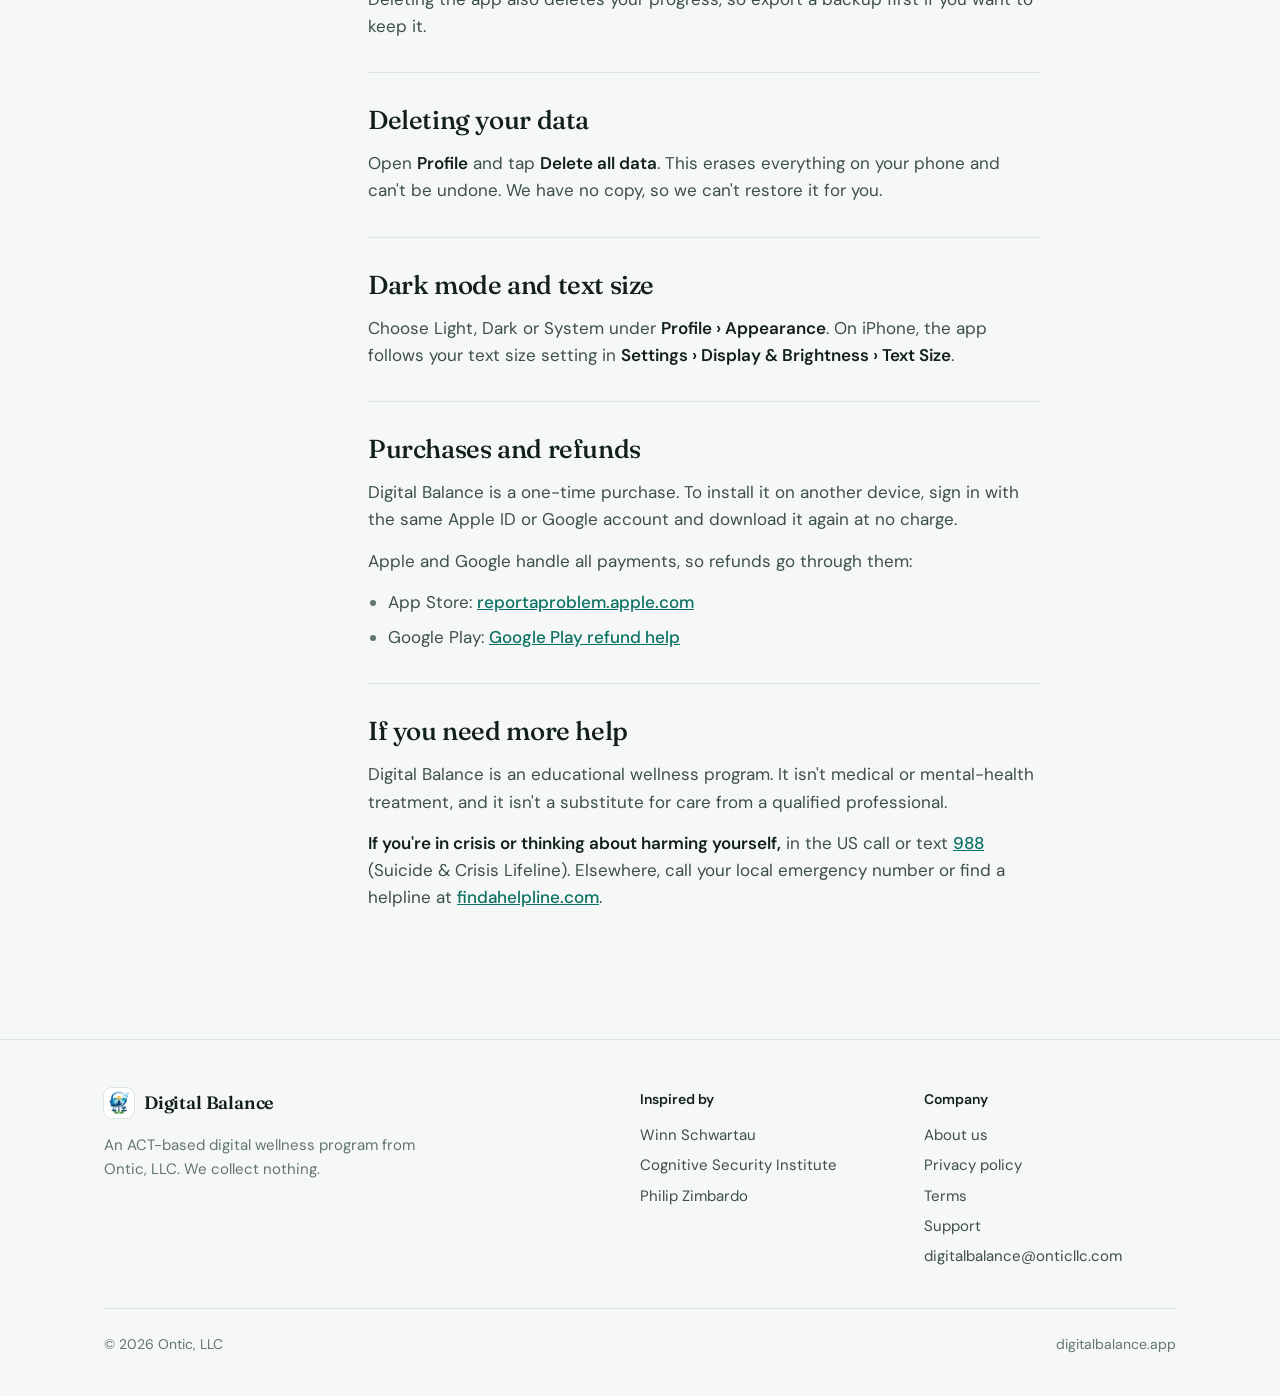
<file: support.html>
<!DOCTYPE html>
<html lang="en">
<head>
  <meta charset="UTF-8">
  <meta name="viewport" content="width=device-width, initial-scale=1.0">
  <meta name="description" content="Help with Digital Balance: backups, reminders, the certificate, refunds, and how to reach us.">
  <title>Support | Digital Balance</title>
  <link rel="stylesheet" href="fonts.css">
  <link rel="stylesheet" href="site.css">
</head>
<body>
  <header class="nav">
    <div class="wrap">
      <a class="brand" href="./"><img src="digitalbalance.png" alt="">Digital Balance</a>
      <ul class="nav-links">
        <li><a href="./#inside">Inside the app</a></li>
        <li><a href="./#privacy">Privacy</a></li>
        <li><a href="./#price">Price</a></li>
        <li><a href="about.html">About</a></li>
      </ul>
      <span class="nav-status">Coming soon</span>
    </div>
  </header>

  <main>
    <div class="doc-head">
      <div class="wrap">
        <p class="doc-kind">Support</p>
        <h1>How can we help?</h1>
        <p class="lede">Answers to common questions about Digital Balance. Can't find what you need? Email us.</p>
      </div>
    </div>
    <div class="wrap doc">
      <aside class="toc">
        <nav aria-label="Contents">
          <h2>Contents</h2>
          <ol>
            <li><a href="#contact">Contact us</a></li>
            <li><a href="#certificate">Earning your certificate</a></li>
            <li><a href="#reminders">Reminders</a></li>
            <li><a href="#new-phone">Moving to a new phone</a></li>
            <li><a href="#delete">Deleting your data</a></li>
            <li><a href="#display">Dark mode and text size</a></li>
            <li><a href="#purchases">Purchases and refunds</a></li>
            <li><a href="#crisis">If you need more help</a></li>
          </ol>
        </nav>
      </aside>
      <article class="doc-body">
        <section id="contact">
          <h2>Contact us</h2>
          <p>Email us and a person will answer.</p>
          <p>Because we collect nothing, we can't look up your account or see your progress. If something isn't working, tell us your phone model, its iOS or Android version, and what you were doing when it happened.</p>
          <address>Ontic, LLC<br>
          <a href="mailto:digitalbalance@onticllc.com">digitalbalance@onticllc.com</a>
          </address>
        </section>
        <section id="certificate">
          <h2>Earning your certificate</h2>
          <p>Your certificate unlocks when you've done both of these:</p>
          <ul>
            <li>Completed all 23 core lessons</li>
            <li>Checked in on 10 different days (more than one check-in on the same day counts once)</li>
          </ul>
          <p>You can see your progress toward both on the Certificate screen. Bonus lessons are optional and don't count toward it.</p>
        </section>
        <section id="reminders">
          <h2>Reminders</h2>
          <p>The app offers optional reminders when you first set it up. Your phone schedules them; nothing is sent from a server.</p>
          <p>To turn them off or back on, use your phone's settings: on iPhone, <strong>Settings › Notifications › Digital Balance</strong>; on Android, <strong>Settings › Apps › Digital Balance › Notifications</strong>.</p>
        </section>
        <section id="new-phone">
          <h2>Moving to a new phone</h2>
          <p>Your progress lives only on your phone, so it doesn't sync or move on its own. To bring it with you:</p>
          <ul>
            <li>On your old phone, open <strong>Profile</strong> and tap <strong>Export backup</strong>. Save the file somewhere you can reach from the new phone, such as Files, iCloud Drive, Google Drive or email.</li>
            <li>On your new phone, install Digital Balance, open <strong>Profile</strong>, tap <strong>Import backup</strong> and choose that file.</li>
          </ul>
          <p>Deleting the app also deletes your progress, so export a backup first if you want to keep it.</p>
        </section>
        <section id="delete">
          <h2>Deleting your data</h2>
          <p>Open <strong>Profile</strong> and tap <strong>Delete all data</strong>. This erases everything on your phone and can't be undone. We have no copy, so we can't restore it for you.</p>
        </section>
        <section id="display">
          <h2>Dark mode and text size</h2>
          <p>Choose Light, Dark or System under <strong>Profile › Appearance</strong>. On iPhone, the app follows your text size setting in <strong>Settings › Display &amp; Brightness › Text Size</strong>.</p>
        </section>
        <section id="purchases">
          <h2>Purchases and refunds</h2>
          <p>Digital Balance is a one-time purchase. To install it on another device, sign in with the same Apple ID or Google account and download it again at no charge.</p>
          <p>Apple and Google handle all payments, so refunds go through them:</p>
          <ul>
            <li>App Store: <a href="https://reportaproblem.apple.com" target="_blank" rel="noopener">reportaproblem.apple.com</a></li>
            <li>Google Play: <a href="https://support.google.com/googleplay/answer/2479637" target="_blank" rel="noopener">Google Play refund help</a></li>
          </ul>
        </section>
        <section id="crisis">
          <h2>If you need more help</h2>
          <p>Digital Balance is an educational wellness program. It isn't medical or mental-health treatment, and it isn't a substitute for care from a qualified professional.</p>
          <p><strong>If you're in crisis or thinking about harming yourself,</strong> in the US call or text <a href="tel:988">988</a> (Suicide &amp; Crisis Lifeline). Elsewhere, call your local emergency number or find a helpline at <a href="https://findahelpline.com" target="_blank" rel="noopener">findahelpline.com</a>.</p>
        </section>
      </article>
    </div>
  </main>

  <footer>
    <div class="wrap">
      <div class="foot">
        <div>
          <a class="brand" href="./"><img src="digitalbalance.png" alt="">Digital Balance</a>
          <p class="tag">An ACT-based digital wellness program from Ontic, LLC. We collect nothing.</p>
        </div>
        <div>
          <h4>Inspired by</h4>
          <ul>
            <li><a href="https://en.wikipedia.org/wiki/Winn_Schwartau" target="_blank" rel="noopener">Winn Schwartau</a></li>
            <li><a href="https://cognitivesecurityinstitute.org" target="_blank" rel="noopener">Cognitive Security Institute</a></li>
            <li><a href="https://en.wikipedia.org/wiki/Philip_Zimbardo" target="_blank" rel="noopener">Philip Zimbardo</a></li>
          </ul>
        </div>
        <div>
          <h4>Company</h4>
          <ul>
            <li><a href="about.html">About us</a></li>
            <li><a href="privacy.html">Privacy policy</a></li>
            <li><a href="terms.html">Terms</a></li>
            <li><a href="support.html">Support</a></li>
            <li><a href="mailto:digitalbalance@onticllc.com">digitalbalance@onticllc.com</a></li>
          </ul>
        </div>
      </div>
      <div class="fine">
        <span>© 2026 Ontic, LLC</span>
        <span>digitalbalance.app</span>
      </div>
    </div>
  </footer>

  <script>
    // Highlight the section being read in the contents list.
    const tocLinks = new Map([...document.querySelectorAll('.toc a')].map(a => [a.hash.slice(1), a]));
    const visible = new Set();
    const observer = new IntersectionObserver(entries => {
      entries.forEach(e => (e.isIntersecting ? visible.add(e.target.id) : visible.delete(e.target.id)));
      const current = [...tocLinks.keys()].find(id => visible.has(id));
      if (current) tocLinks.forEach((a, id) => a.classList.toggle('is-current', id === current));
    }, { rootMargin: '-80px 0px -55% 0px' });
    document.querySelectorAll('.doc-body section').forEach(s => observer.observe(s));
  </script>
</body>
</html>
</file>
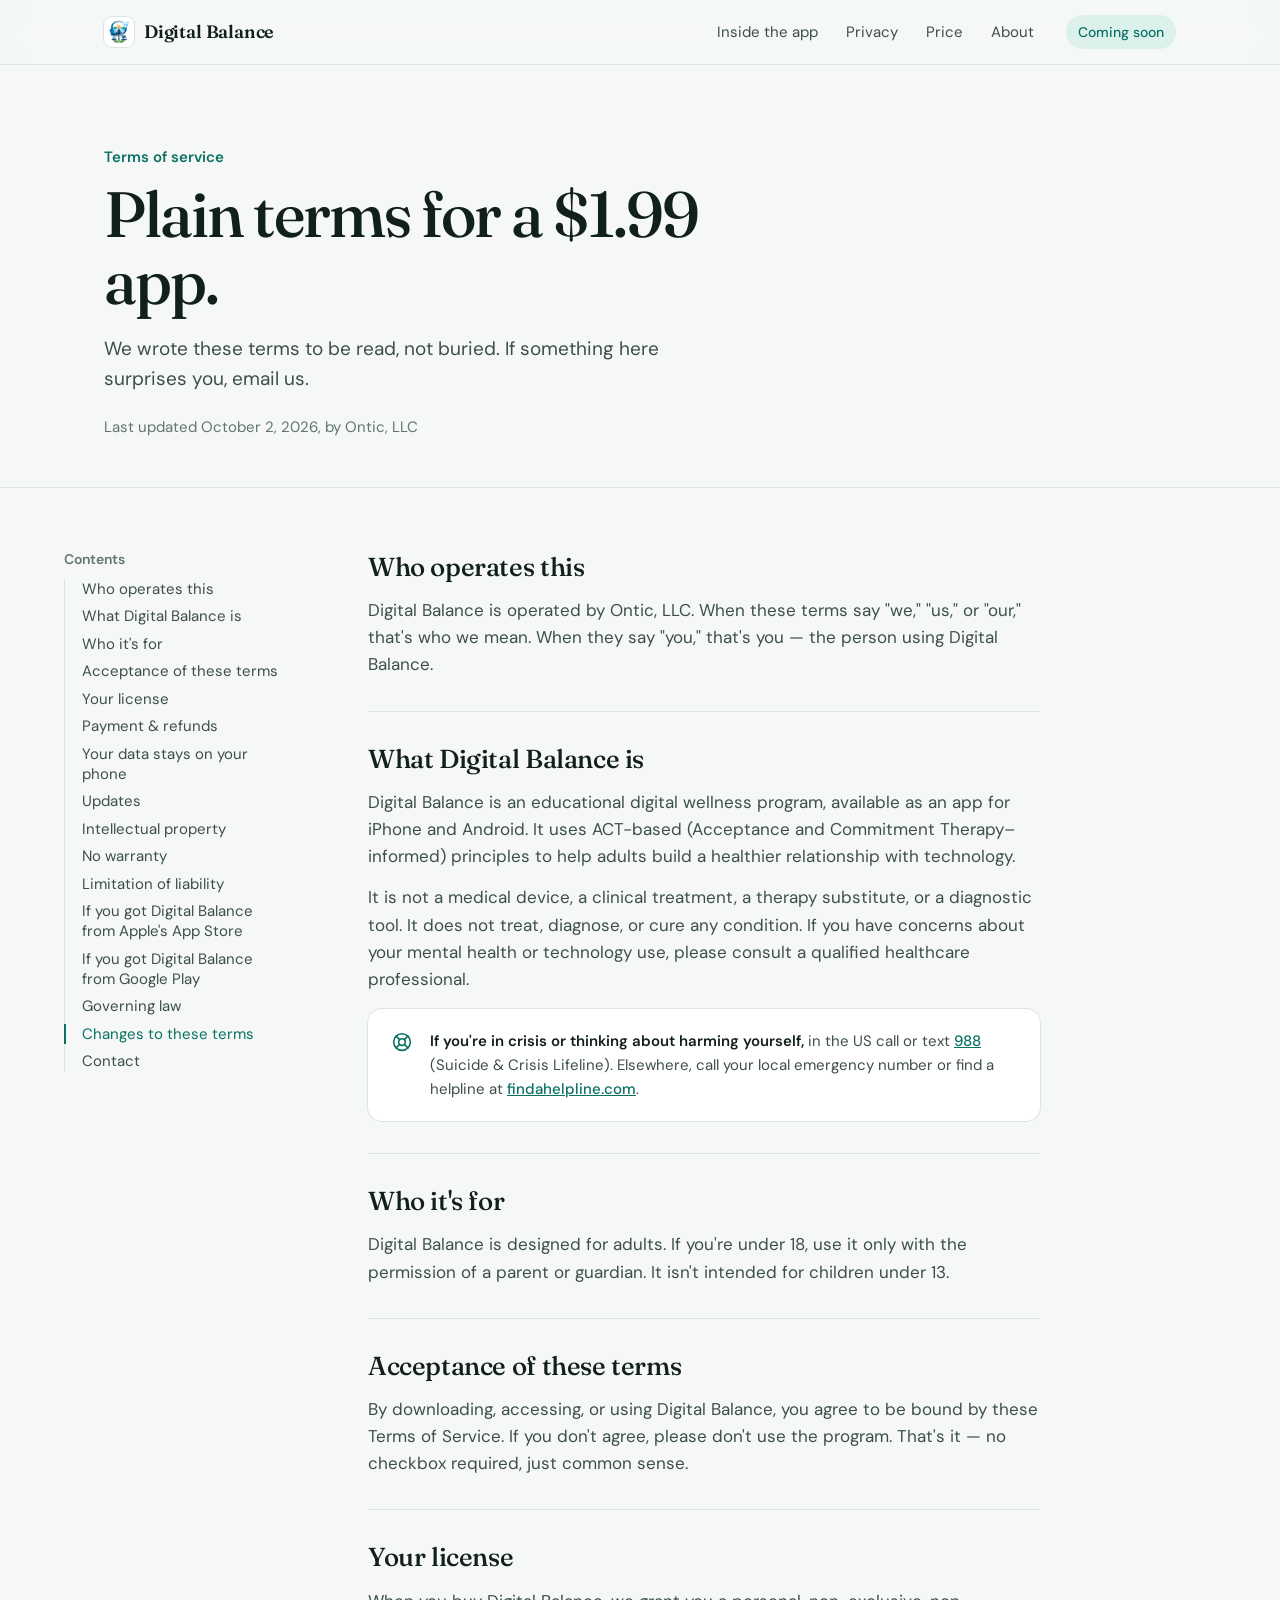
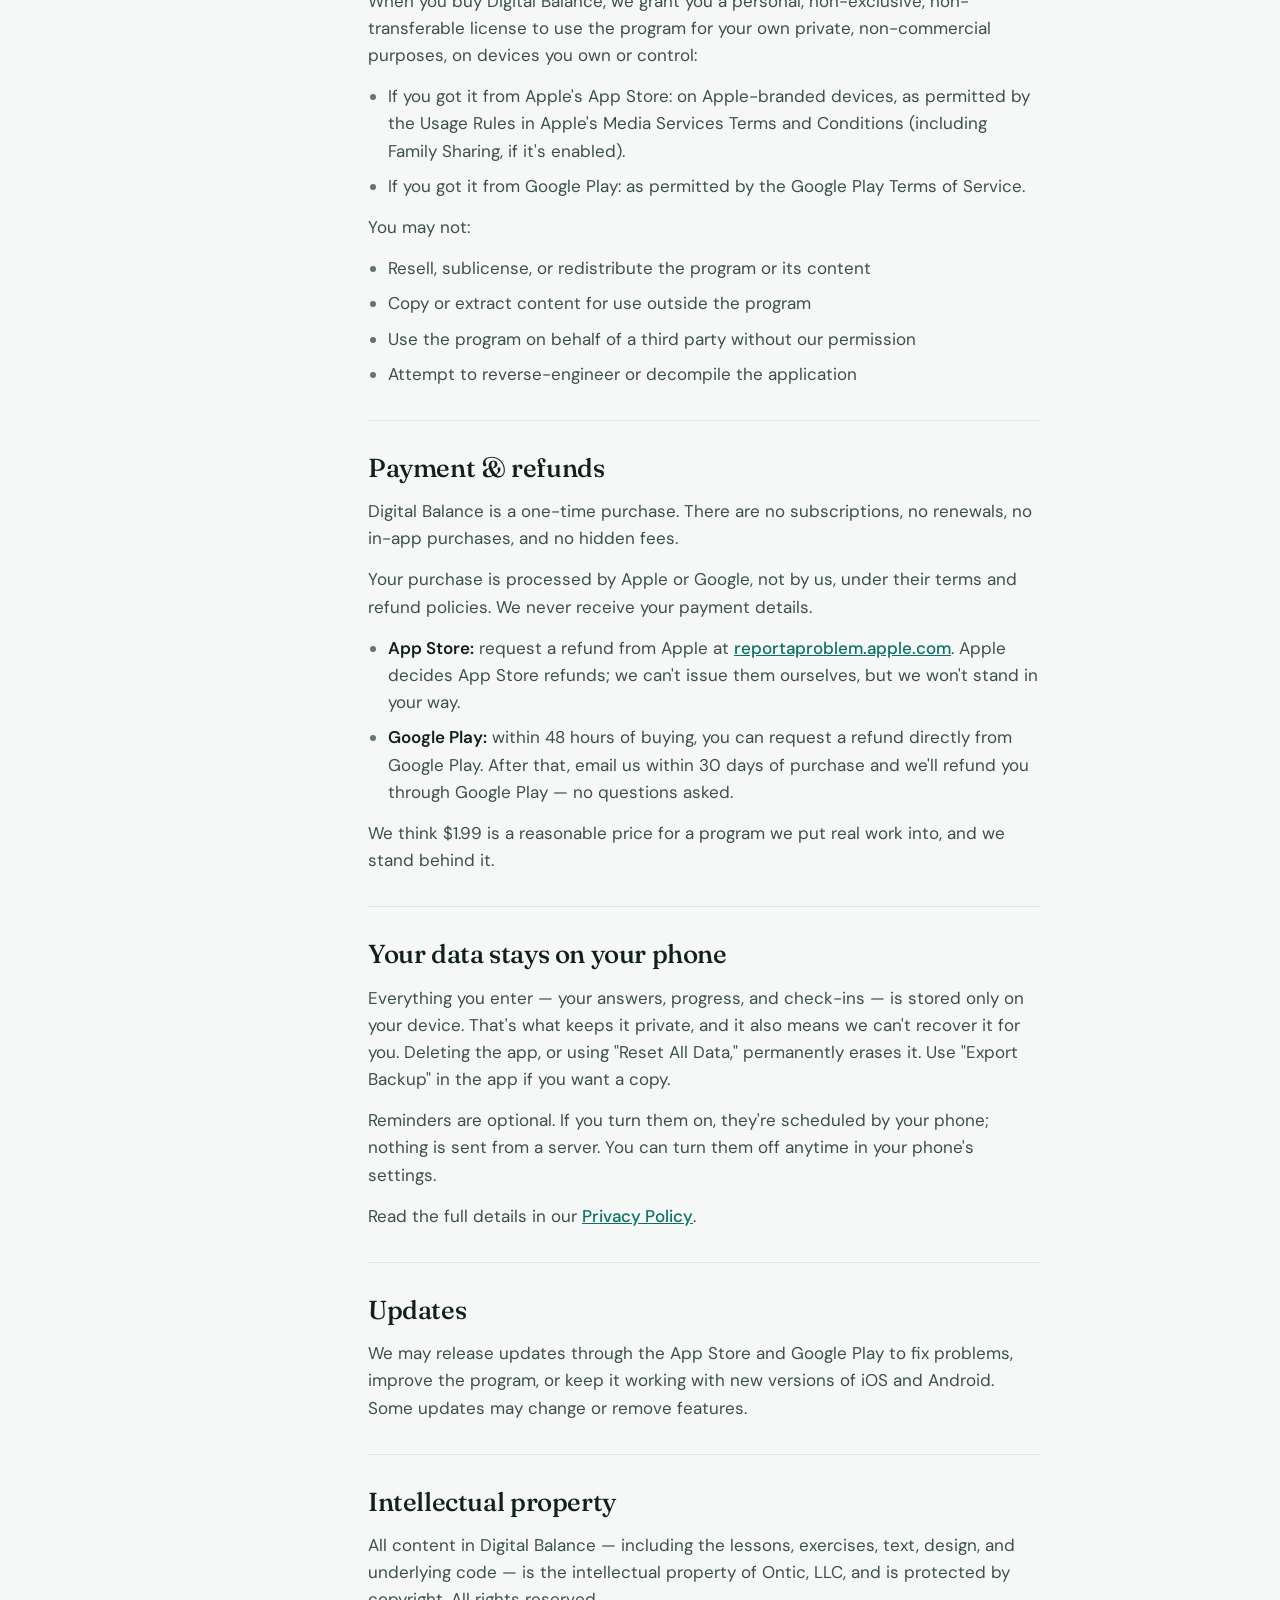
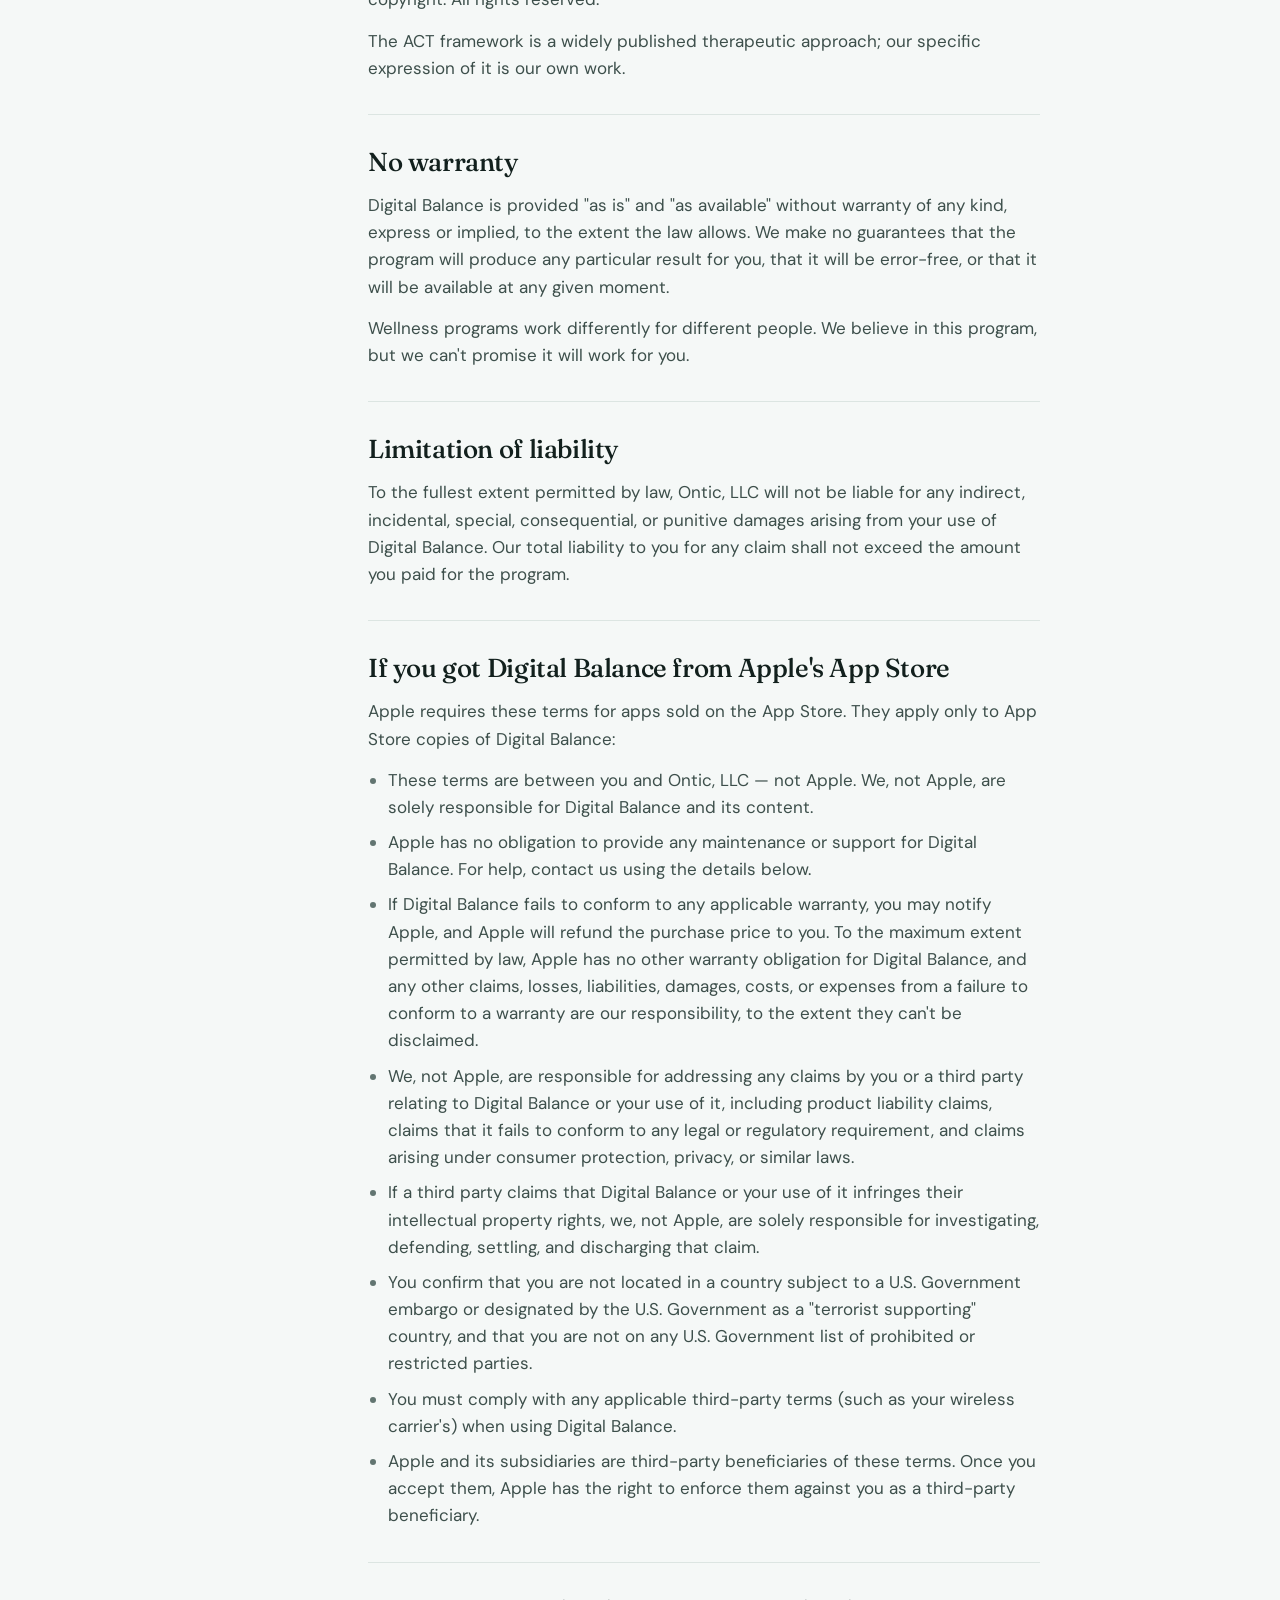
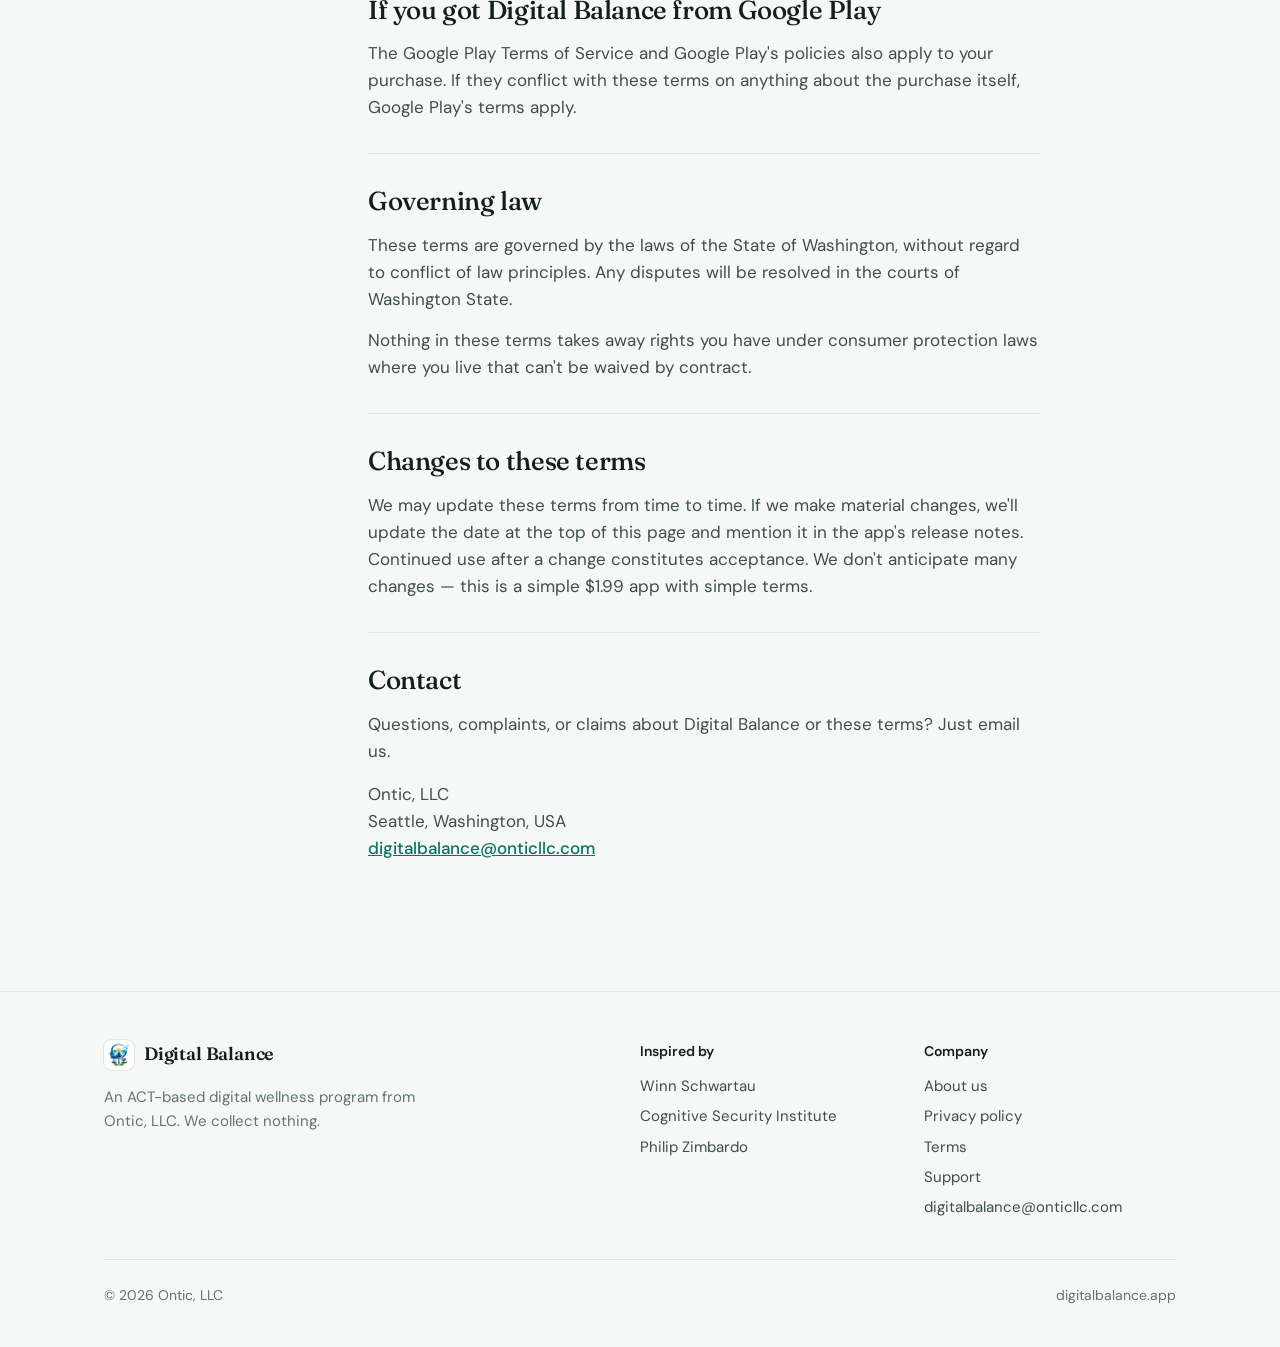
<file: terms.html>
<!DOCTYPE html>
<html lang="en">
<head>
  <meta charset="UTF-8">
  <meta name="viewport" content="width=device-width, initial-scale=1.0">
  <meta name="description" content="Terms of service for Digital Balance, a $1.99 app by Ontic, LLC.">
  <title>Terms of service | Digital Balance</title>
  <link rel="stylesheet" href="fonts.css">
  <link rel="stylesheet" href="site.css">
</head>
<body>
  <header class="nav">
    <div class="wrap">
      <a class="brand" href="./"><img src="digitalbalance.png" alt="">Digital Balance</a>
      <ul class="nav-links">
        <li><a href="./#inside">Inside the app</a></li>
        <li><a href="./#privacy">Privacy</a></li>
        <li><a href="./#price">Price</a></li>
        <li><a href="about.html">About</a></li>
      </ul>
      <span class="nav-status">Coming soon</span>
    </div>
  </header>

  <main>
    <div class="doc-head">
      <div class="wrap">
        <p class="doc-kind">Terms of service</p>
        <h1>Plain terms for a $1.99 app.</h1>
        <p class="lede">We wrote these terms to be read, not buried. If something here surprises you, email us.</p>
        <p class="doc-meta">Last updated October 2, 2026, by Ontic, LLC</p>
      </div>
    </div>
    <div class="wrap doc">
      <aside class="toc">
        <nav aria-label="Contents">
          <h2>Contents</h2>
          <ol>
            <li><a href="#who-operates-this">Who operates this</a></li>
            <li><a href="#what-digital-balance-is">What Digital Balance is</a></li>
            <li><a href="#who-it-s-for">Who it's for</a></li>
            <li><a href="#acceptance-of-these-terms">Acceptance of these terms</a></li>
            <li><a href="#your-license">Your license</a></li>
            <li><a href="#payment-refunds">Payment &amp; refunds</a></li>
            <li><a href="#your-data-stays-on-your-phone">Your data stays on your phone</a></li>
            <li><a href="#updates">Updates</a></li>
            <li><a href="#intellectual-property">Intellectual property</a></li>
            <li><a href="#no-warranty">No warranty</a></li>
            <li><a href="#limitation-of-liability">Limitation of liability</a></li>
            <li><a href="#if-you-got-digital-balance-from-apple-s-app-store">If you got Digital Balance from Apple's App Store</a></li>
            <li><a href="#if-you-got-digital-balance-from-google-play">If you got Digital Balance from Google Play</a></li>
            <li><a href="#governing-law">Governing law</a></li>
            <li><a href="#changes-to-these-terms">Changes to these terms</a></li>
            <li><a href="#contact">Contact</a></li>
          </ol>
        </nav>
      </aside>
      <article class="doc-body">
        <section id="who-operates-this">
          <h2>Who operates this</h2>
          <p>Digital Balance is operated by Ontic, LLC. When these terms say "we," "us," or "our," that's who we mean. When they say "you," that's you — the person using Digital Balance.</p>
        </section>
        <section id="what-digital-balance-is">
          <h2>What Digital Balance is</h2>
          <p>Digital Balance is an educational digital wellness program, available as an app for iPhone and Android. It uses ACT-based (Acceptance and Commitment Therapy–informed) principles to help adults build a healthier relationship with technology.</p>
          <p>It is not a medical device, a clinical treatment, a therapy substitute, or a diagnostic tool. It does not treat, diagnose, or cure any condition. If you have concerns about your mental health or technology use, please consult a qualified healthcare professional.</p>
          <aside class="support" aria-label="Crisis support">
            <svg viewBox="0 0 24 24" aria-hidden="true"><circle cx="12" cy="12" r="10"/><path d="m4.93 4.93 4.24 4.24"/><path d="m14.83 9.17 4.24-4.24"/><path d="m14.83 14.83 4.24 4.24"/><path d="m9.17 14.83-4.24 4.24"/><circle cx="12" cy="12" r="4"/></svg>
            <div><p><strong>If you're in crisis or thinking about harming yourself,</strong> in the US call or text <a href="tel:988">988</a> (Suicide &amp; Crisis Lifeline). Elsewhere, call your local emergency number or find a helpline at <a href="https://findahelpline.com" target="_blank" rel="noopener">findahelpline.com</a>.</p></div>
          </aside>
        </section>
        <section id="who-it-s-for">
          <h2>Who it's for</h2>
          <p>Digital Balance is designed for adults. If you're under 18, use it only with the permission of a parent or guardian. It isn't intended for children under 13.</p>
        </section>
        <section id="acceptance-of-these-terms">
          <h2>Acceptance of these terms</h2>
          <p>By downloading, accessing, or using Digital Balance, you agree to be bound by these Terms of Service. If you don't agree, please don't use the program. That's it — no checkbox required, just common sense.</p>
        </section>
        <section id="your-license">
          <h2>Your license</h2>
          <p>When you buy Digital Balance, we grant you a personal, non-exclusive, non-transferable license to use the program for your own private, non-commercial purposes, on devices you own or control:</p>
          <ul>
          <li>If you got it from Apple's App Store: on Apple-branded devices, as permitted by the Usage Rules in Apple's Media Services Terms and Conditions (including Family Sharing, if it's enabled).</li>
          <li>If you got it from Google Play: as permitted by the Google Play Terms of Service.</li>
          </ul>
          <p>You may not:</p>
          <ul>
          <li>Resell, sublicense, or redistribute the program or its content</li>
          <li>Copy or extract content for use outside the program</li>
          <li>Use the program on behalf of a third party without our permission</li>
          <li>Attempt to reverse-engineer or decompile the application</li>
          </ul>
        </section>
        <section id="payment-refunds">
          <h2>Payment &amp; refunds</h2>
          <p>Digital Balance is a one-time purchase. There are no subscriptions, no renewals, no in-app purchases, and no hidden fees.</p>
          <p>Your purchase is processed by Apple or Google, not by us, under their terms and refund policies. We never receive your payment details.</p>
          <ul>
          <li><strong>App Store:</strong> request a refund from Apple at <a href="https://reportaproblem.apple.com">reportaproblem.apple.com</a>. Apple decides App Store refunds; we can't issue them ourselves, but we won't stand in your way.</li>
          <li><strong>Google Play:</strong> within 48 hours of buying, you can request a refund directly from Google Play. After that, email us within 30 days of purchase and we'll refund you through Google Play — no questions asked.</li>
          </ul>
          <p>We think $1.99 is a reasonable price for a program we put real work into, and we stand behind it.</p>
        </section>
        <section id="your-data-stays-on-your-phone">
          <h2>Your data stays on your phone</h2>
          <p>Everything you enter — your answers, progress, and check-ins — is stored only on your device. That's what keeps it private, and it also means we can't recover it for you. Deleting the app, or using "Reset All Data," permanently erases it. Use "Export Backup" in the app if you want a copy.</p>
          <p>Reminders are optional. If you turn them on, they're scheduled by your phone; nothing is sent from a server. You can turn them off anytime in your phone's settings.</p>
          <p>Read the full details in our <a href="privacy.html">Privacy Policy</a>.</p>
        </section>
        <section id="updates">
          <h2>Updates</h2>
          <p>We may release updates through the App Store and Google Play to fix problems, improve the program, or keep it working with new versions of iOS and Android. Some updates may change or remove features.</p>
        </section>
        <section id="intellectual-property">
          <h2>Intellectual property</h2>
          <p>All content in Digital Balance — including the lessons, exercises, text, design, and underlying code — is the intellectual property of Ontic, LLC, and is protected by copyright. All rights reserved.</p>
          <p>The ACT framework is a widely published therapeutic approach; our specific expression of it is our own work.</p>
        </section>
        <section id="no-warranty">
          <h2>No warranty</h2>
          <p>Digital Balance is provided "as is" and "as available" without warranty of any kind, express or implied, to the extent the law allows. We make no guarantees that the program will produce any particular result for you, that it will be error-free, or that it will be available at any given moment.</p>
          <p>Wellness programs work differently for different people. We believe in this program, but we can't promise it will work for you.</p>
        </section>
        <section id="limitation-of-liability">
          <h2>Limitation of liability</h2>
          <p>To the fullest extent permitted by law, Ontic, LLC will not be liable for any indirect, incidental, special, consequential, or punitive damages arising from your use of Digital Balance. Our total liability to you for any claim shall not exceed the amount you paid for the program.</p>
        </section>
        <section id="if-you-got-digital-balance-from-apple-s-app-store">
          <h2>If you got Digital Balance from Apple's App Store</h2>
          <p>Apple requires these terms for apps sold on the App Store. They apply only to App Store copies of Digital Balance:</p>
          <ul>
          <li>These terms are between you and Ontic, LLC — not Apple. We, not Apple, are solely responsible for Digital Balance and its content.</li>
          <li>Apple has no obligation to provide any maintenance or support for Digital Balance. For help, contact us using the details below.</li>
          <li>If Digital Balance fails to conform to any applicable warranty, you may notify Apple, and Apple will refund the purchase price to you. To the maximum extent permitted by law, Apple has no other warranty obligation for Digital Balance, and any other claims, losses, liabilities, damages, costs, or expenses from a failure to conform to a warranty are our responsibility, to the extent they can't be disclaimed.</li>
          <li>We, not Apple, are responsible for addressing any claims by you or a third party relating to Digital Balance or your use of it, including product liability claims, claims that it fails to conform to any legal or regulatory requirement, and claims arising under consumer protection, privacy, or similar laws.</li>
          <li>If a third party claims that Digital Balance or your use of it infringes their intellectual property rights, we, not Apple, are solely responsible for investigating, defending, settling, and discharging that claim.</li>
          <li>You confirm that you are not located in a country subject to a U.S. Government embargo or designated by the U.S. Government as a "terrorist supporting" country, and that you are not on any U.S. Government list of prohibited or restricted parties.</li>
          <li>You must comply with any applicable third-party terms (such as your wireless carrier's) when using Digital Balance.</li>
          <li>Apple and its subsidiaries are third-party beneficiaries of these terms. Once you accept them, Apple has the right to enforce them against you as a third-party beneficiary.</li>
          </ul>
        </section>
        <section id="if-you-got-digital-balance-from-google-play">
          <h2>If you got Digital Balance from Google Play</h2>
          <p>The Google Play Terms of Service and Google Play's policies also apply to your purchase. If they conflict with these terms on anything about the purchase itself, Google Play's terms apply.</p>
        </section>
        <section id="governing-law">
          <h2>Governing law</h2>
          <p>These terms are governed by the laws of the State of Washington, without regard to conflict of law principles. Any disputes will be resolved in the courts of Washington State.</p>
          <p>Nothing in these terms takes away rights you have under consumer protection laws where you live that can't be waived by contract.</p>
        </section>
        <section id="changes-to-these-terms">
          <h2>Changes to these terms</h2>
          <p>We may update these terms from time to time. If we make material changes, we'll update the date at the top of this page and mention it in the app's release notes. Continued use after a change constitutes acceptance. We don't anticipate many changes — this is a simple $1.99 app with simple terms.</p>
        </section>
        <section id="contact">
          <h2>Contact</h2>
          <p>Questions, complaints, or claims about Digital Balance or these terms? Just email us.</p>
          <!-- TODO before App Store submission: add Ontic, LLC's full mailing address (Apple's EULA minimum terms require developer name and address). -->
          <address>Ontic, LLC<br>
          Seattle, Washington, USA<br>
          <a href="mailto:digitalbalance@onticllc.com">digitalbalance@onticllc.com</a>
          </address>
        </section>
      </article>
    </div>
  </main>

  <footer>
    <div class="wrap">
      <div class="foot">
        <div>
          <a class="brand" href="./"><img src="digitalbalance.png" alt="">Digital Balance</a>
          <p class="tag">An ACT-based digital wellness program from Ontic, LLC. We collect nothing.</p>
        </div>
        <div>
          <h4>Inspired by</h4>
          <ul>
            <li><a href="https://en.wikipedia.org/wiki/Winn_Schwartau" target="_blank" rel="noopener">Winn Schwartau</a></li>
            <li><a href="https://cognitivesecurityinstitute.org" target="_blank" rel="noopener">Cognitive Security Institute</a></li>
            <li><a href="https://en.wikipedia.org/wiki/Philip_Zimbardo" target="_blank" rel="noopener">Philip Zimbardo</a></li>
          </ul>
        </div>
        <div>
          <h4>Company</h4>
          <ul>
            <li><a href="about.html">About us</a></li>
            <li><a href="privacy.html">Privacy policy</a></li>
            <li><a href="terms.html">Terms</a></li>
            <li><a href="support.html">Support</a></li>
            <li><a href="mailto:digitalbalance@onticllc.com">digitalbalance@onticllc.com</a></li>
          </ul>
        </div>
      </div>
      <div class="fine">
        <span>© 2026 Ontic, LLC</span>
        <span>digitalbalance.app</span>
      </div>
    </div>
  </footer>

  <script>
    // Highlight the section being read in the contents list.
    const tocLinks = new Map([...document.querySelectorAll('.toc a')].map(a => [a.hash.slice(1), a]));
    const visible = new Set();
    const observer = new IntersectionObserver(entries => {
      entries.forEach(e => (e.isIntersecting ? visible.add(e.target.id) : visible.delete(e.target.id)));
      const current = [...tocLinks.keys()].find(id => visible.has(id));
      if (current) tocLinks.forEach((a, id) => a.classList.toggle('is-current', id === current));
    }, { rootMargin: '-80px 0px -55% 0px' });
    document.querySelectorAll('.doc-body section').forEach(s => observer.observe(s));
  </script>
</body>
</html>
</file>
<file: fonts.css>
/* Self-hosted so visiting the site sends nothing to a third party, matching the app,
   which bundles the same variable fonts. Latin subset, from @fontsource-variable (SIL OFL 1.1). */
@font-face {
  font-family: 'DM Sans';
  font-style: normal;
  font-weight: 100 1000;
  font-display: swap;
  src: url(fonts/dm-sans-latin-wght-normal.woff2) format('woff2');
}
@font-face {
  font-family: 'DM Sans';
  font-style: italic;
  font-weight: 100 1000;
  font-display: swap;
  src: url(fonts/dm-sans-latin-wght-italic.woff2) format('woff2');
}
@font-face {
  font-family: 'Fraunces';
  font-style: normal;
  font-weight: 100 900;
  font-display: swap;
  src: url(fonts/fraunces-latin-opsz-normal.woff2) format('woff2');
}
@font-face {
  font-family: 'Fraunces';
  font-style: italic;
  font-weight: 100 900;
  font-display: swap;
  src: url(fonts/fraunces-latin-opsz-italic.woff2) format('woff2');
}
</file>
<file: site.css>
/* Shared styles for every page: tokens, type, nav, footer and the support notice.
   Colours are the app's own (digital-balance/src/index.css), so the site and the
   screenshots on it read as one product in both themes. */

*, *::before, *::after { box-sizing: border-box; margin: 0; padding: 0; }

:root {
  --paper: #f5f8f7;
  --surface: #ffffff;
  --ink: #12201d;
  --ink-soft: #3d4f4b;
  --muted: #627571;
  --rule: #dce5e2;
  --teal: #0a7163;
  --teal-strong: #085f53;
  --mint: #dcf1ec;
  --deep: #06332d;
  --deep-ink: #e6f3f0;
  --deep-muted: #9cc4bc;
  --mark-empty: #cfdcd8;
  --wrap: 72rem;
  --gutter: clamp(1rem, 4vw, 2.5rem);
}

@media (prefers-color-scheme: dark) {
  :root {
    --paper: #0e1513;
    --surface: #18211f;
    --ink: #eef3f1;
    --ink-soft: #c3d0cc;
    --muted: #8fa19c;
    --rule: #26322f;
    --teal: #3fbfae;
    --teal-strong: #6fd3c4;
    --mint: #163631;
    --deep: #0a2420;
    --mark-empty: #2c3a37;
  }
}

html { scroll-behavior: smooth; }
@media (prefers-reduced-motion: reduce) { html { scroll-behavior: auto; } }

body {
  font-family: 'DM Sans', system-ui, sans-serif;
  font-size: 1.0625rem;
  line-height: 1.6;
  color: var(--ink);
  background: var(--paper);
  -webkit-font-smoothing: antialiased;
}

a { color: inherit; }
:focus-visible { outline: 2px solid var(--teal); outline-offset: 3px; border-radius: 4px; }

.wrap { max-width: var(--wrap); margin: 0 auto; padding: 0 var(--gutter); }
.sr-only { position: absolute; width: 1px; height: 1px; overflow: hidden; clip: rect(0 0 0 0); white-space: nowrap; }

h1, h2, h3 { font-family: 'Fraunces', Georgia, serif; font-weight: 500; letter-spacing: -0.02em; }
h2 { font-size: clamp(2rem, 4.2vw, 3rem); line-height: 1.08; max-width: 18ch; }
h3 { font-size: 1.3125rem; line-height: 1.25; letter-spacing: -0.01em; }
.lede { font-size: 1.1875rem; color: var(--ink-soft); max-width: 36rem; margin-top: 1.25rem; }

/* ── Nav ── */
.nav {
  position: sticky; top: 0; z-index: 10;
  background: color-mix(in srgb, var(--paper) 88%, transparent);
  -webkit-backdrop-filter: blur(14px); backdrop-filter: blur(14px);
  border-bottom: 1px solid var(--rule);
}
.nav .wrap { display: flex; align-items: center; gap: 2rem; height: 4rem; }
.brand { display: inline-flex; align-items: center; gap: 0.625rem; text-decoration: none; font-family: 'Fraunces', Georgia, serif; font-size: 1.125rem; font-weight: 600; letter-spacing: -0.01em; }
.brand img { width: 30px; height: 30px; border-radius: 8px; background: #fff; padding: 2px; box-shadow: 0 0 0 1px var(--rule); }
.nav-links { display: flex; gap: 1.75rem; margin-left: auto; list-style: none; font-size: 0.9375rem; }
.nav-links a { text-decoration: none; color: var(--ink-soft); }
.nav-links a:hover, .nav-links a[aria-current] { color: var(--ink); }
.nav-status { font-size: 0.875rem; font-weight: 500; color: var(--teal); background: var(--mint); padding: 0.375rem 0.75rem; border-radius: 99px; white-space: nowrap; }
@media (max-width: 760px) { .nav-links { display: none; } .nav-status { margin-left: auto; } }

/* ── Store availability ── */
.availability { margin-top: 2rem; display: flex; flex-wrap: wrap; align-items: center; gap: 0.75rem 1.25rem; }
.badges { display: flex; gap: 0.625rem; }
.badge { display: block; }
/* Store badges stay unaltered (Apple and Google forbid recolouring them); until the
   listings are live they're plain images, not links, next to the "Coming soon" note. */
.badge img { display: block; height: 44px; width: auto; }
@media (prefers-color-scheme: dark) { .badge img { box-shadow: 0 0 0 1px #a6a6a6; border-radius: 8px; } }
.availability p { font-size: 0.9375rem; color: var(--muted); }
.availability strong { color: var(--ink); font-weight: 600; }

/* ── Support notice ── */
.support { padding: 1.25rem 1.5rem; border-radius: 14px; background: var(--surface); box-shadow: 0 0 0 1px var(--rule); display: grid; grid-template-columns: 1.5rem 1fr; gap: 0.875rem; font-size: 0.9375rem; color: var(--ink-soft); }
.support svg { width: 20px; height: 20px; margin-top: 0.2rem; stroke: var(--teal); fill: none; stroke-width: 1.9; stroke-linecap: round; stroke-linejoin: round; }
.support p + p { margin-top: 0.375rem; }
.support strong { color: var(--ink); font-weight: 600; }
.support a { color: var(--teal); font-weight: 600; }

/* ── Footer ── */
footer { border-top: 1px solid var(--rule); padding: 3rem 0 2.5rem; font-size: 0.9375rem; }
.foot { display: grid; gap: 2rem; }
@media (min-width: 760px) { .foot { grid-template-columns: 2fr 1fr 1fr; } }
.foot h4 { font-size: 0.875rem; font-weight: 600; margin-bottom: 0.75rem; }
.foot ul { list-style: none; display: grid; gap: 0.4rem; color: var(--ink-soft); }
.foot a { text-decoration: none; }
.foot a:hover { color: var(--teal); }
.foot .tag { color: var(--muted); margin-top: 0.5rem; max-width: 22rem; }
.fine { margin-top: 2.5rem; padding-top: 1.5rem; border-top: 1px solid var(--rule); display: flex; flex-wrap: wrap; justify-content: space-between; gap: 0.5rem; color: var(--muted); font-size: 0.875rem; }

/* ── Document pages (privacy, terms, about) ── */
.doc-head { padding: clamp(3rem, 7vw, 5rem) 0 clamp(2rem, 4vw, 3rem); border-bottom: 1px solid var(--rule); }
.doc-kind { font-size: 0.9375rem; font-weight: 600; color: var(--teal); }
.doc-head h1 { margin-top: 0.75rem; font-size: clamp(2.5rem, 6vw, 4rem); line-height: 1.04; letter-spacing: -0.03em; max-width: 16ch; }
.doc-meta { margin-top: 1.25rem; font-size: 0.9375rem; color: var(--muted); }

.doc { display: grid; gap: 2.5rem; padding: clamp(2.5rem, 5vw, 4rem) 0 clamp(4rem, 8vw, 6rem); }
@media (min-width: 960px) { .doc { grid-template-columns: 14rem minmax(0, 1fr); gap: 5rem; } }

.toc { font-size: 0.9375rem; }
.toc h2 { font-family: 'DM Sans', system-ui, sans-serif; font-size: 0.875rem; font-weight: 600; letter-spacing: 0; color: var(--muted); margin-bottom: 0.75rem; }
.toc ol { list-style: none; display: grid; gap: 0.45rem; border-left: 1px solid var(--rule); }
.toc a { display: block; padding-left: 1rem; margin-left: -1px; border-left: 2px solid transparent; text-decoration: none; color: var(--ink-soft); line-height: 1.35; }
.toc a:hover { color: var(--ink); }
.toc a.is-current { color: var(--teal); border-left-color: var(--teal); }
@media (min-width: 960px) { .toc nav { position: sticky; top: 6rem; } }
@media (max-width: 959px) { .toc ol { grid-template-columns: repeat(auto-fill, minmax(12rem, 1fr)); border-left: 0; gap: 0.35rem 1rem; } .toc a { padding-left: 0; border-left: 0; } }

.doc-body { max-width: 42rem; }
.doc-body section { scroll-margin-top: 5.5rem; padding: 2rem 0; border-top: 1px solid var(--rule); }
.doc-body section:first-child { border-top: 0; padding-top: 0; }
.doc-body h2 { font-size: 1.625rem; line-height: 1.2; letter-spacing: -0.015em; max-width: none; margin-bottom: 0.875rem; }
.doc-body p, .doc-body li { color: var(--ink-soft); }
.doc-body p + p, .doc-body p + ul, .doc-body ul + p, .doc-body .support + p { margin-top: 0.875rem; }
.doc-body ul { margin-top: 0.875rem; padding-left: 1.25rem; display: grid; gap: 0.5rem; }
.doc-body li::marker { color: var(--muted); }
.doc-body strong { color: var(--ink); font-weight: 600; }
.doc-body a { color: var(--teal); font-weight: 500; }
.doc-body .support { margin-top: 1rem; }
.doc-body address { font-style: normal; margin-top: 1rem; color: var(--ink-soft); }
</file>
